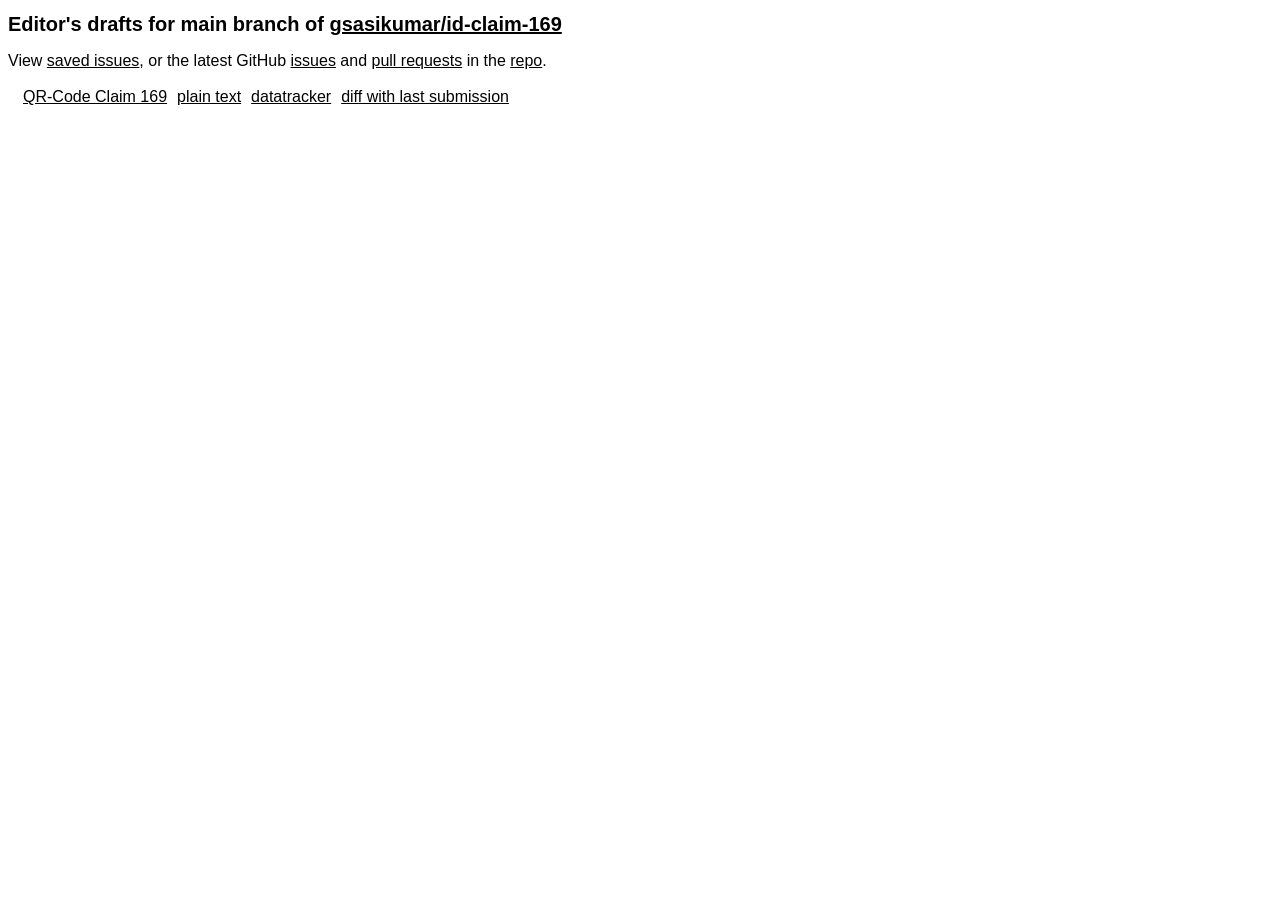
<file: index.html>
<!DOCTYPE html>
<html>
  <head>
    <title>gsasikumar/id-claim-169 main preview</title>
    <meta name="viewport" content="initial-scale=1.0">
    <style type="text/css">/*<![CDATA[*/
      body { font-family: "Helvetica Neue","Open Sans", Helvetica, Calibri,sans-serif; }
      h1, h2, td { font-family: "Helvetica Neue", "Roboto Condensed", "Open Sans", Helvetica, Calibri, sans-serif; }
      h1 { font-size: 20px; } h2 { font-size: 16px; }
      table { margin: 5px 10px; border-collapse: collapse; }
      th, td { font-weight: normal; text-align: left; padding: 2px 5px; }
      a:link { color: #000; } a:visited { color: #00a; }
    /*]]>*/</style>
  </head>
  <body>
    <h1>Editor's drafts for main branch of <a href="https://github.com/gsasikumar/id-claim-169">gsasikumar/id-claim-169</a></h1>
    <p>View <a href="issues.html">saved issues</a>, or the latest GitHub <a href="https://github.com/gsasikumar/id-claim-169/issues">issues</a> and <a href="https://github.com/gsasikumar/id-claim-169/pulls">pull requests</a> in the <a href="https://github.com/gsasikumar/id-claim-169">repo</a>.</p>
    <table id="branch-main">
      <tr>
        <td><a href="./draft-sasikumar-id-claim-169.html" class="html draft-sasikumar-id-claim-169" title="Id Claim 169 in QR-Code - CBOR (HTML)">QR-Code Claim 169</a></td>
        <td><a href="./draft-sasikumar-id-claim-169.txt" class="txt draft-sasikumar-id-claim-169" title="Id Claim 169 in QR-Code - CBOR (Text)">plain text</a></td>
        <td><a href="https://datatracker.ietf.org/doc/draft-sasikumar-id-claim-169" class="dt draft-sasikumar-id-claim-169" title="Datatracker for draft-sasikumar-id-claim-169">datatracker</a></td>
        <td><a href="https://author-tools.ietf.org/api/iddiff?doc_1=draft-sasikumar-id-claim-169&amp;url_2=https://gsasikumar.github.io/id-claim-169/draft-sasikumar-id-claim-169.txt" class="diff draft-sasikumar-id-claim-169">diff with last submission</a></td>
        <td></td>
      </tr>
    </table>
    <script>
window.onload = function() {
  var referrer_branch = 'main';
  // e.g., "https://github.com/user/repo/tree/main"
  var chunks = document.referrer.split("/");
  if (chunks[2] === 'github.com' && chunks[5] === 'tree') {
    referrer_branch = chunks[6];
  }
  let branch = document.querySelector('#branch-' + referrer_branch);
  let h = document.location.hash.substring(1);
  if (h === 'show') {
    document.location.hash = '#' + branch.id;
  } else if (branch && h.startsWith('go')) {
    let e = branch.querySelector(h.substring(2));
    if (e && e.href) {
      document.location = e.href;
    }
  }
};
    </script>
  </body>
</html>
</file>
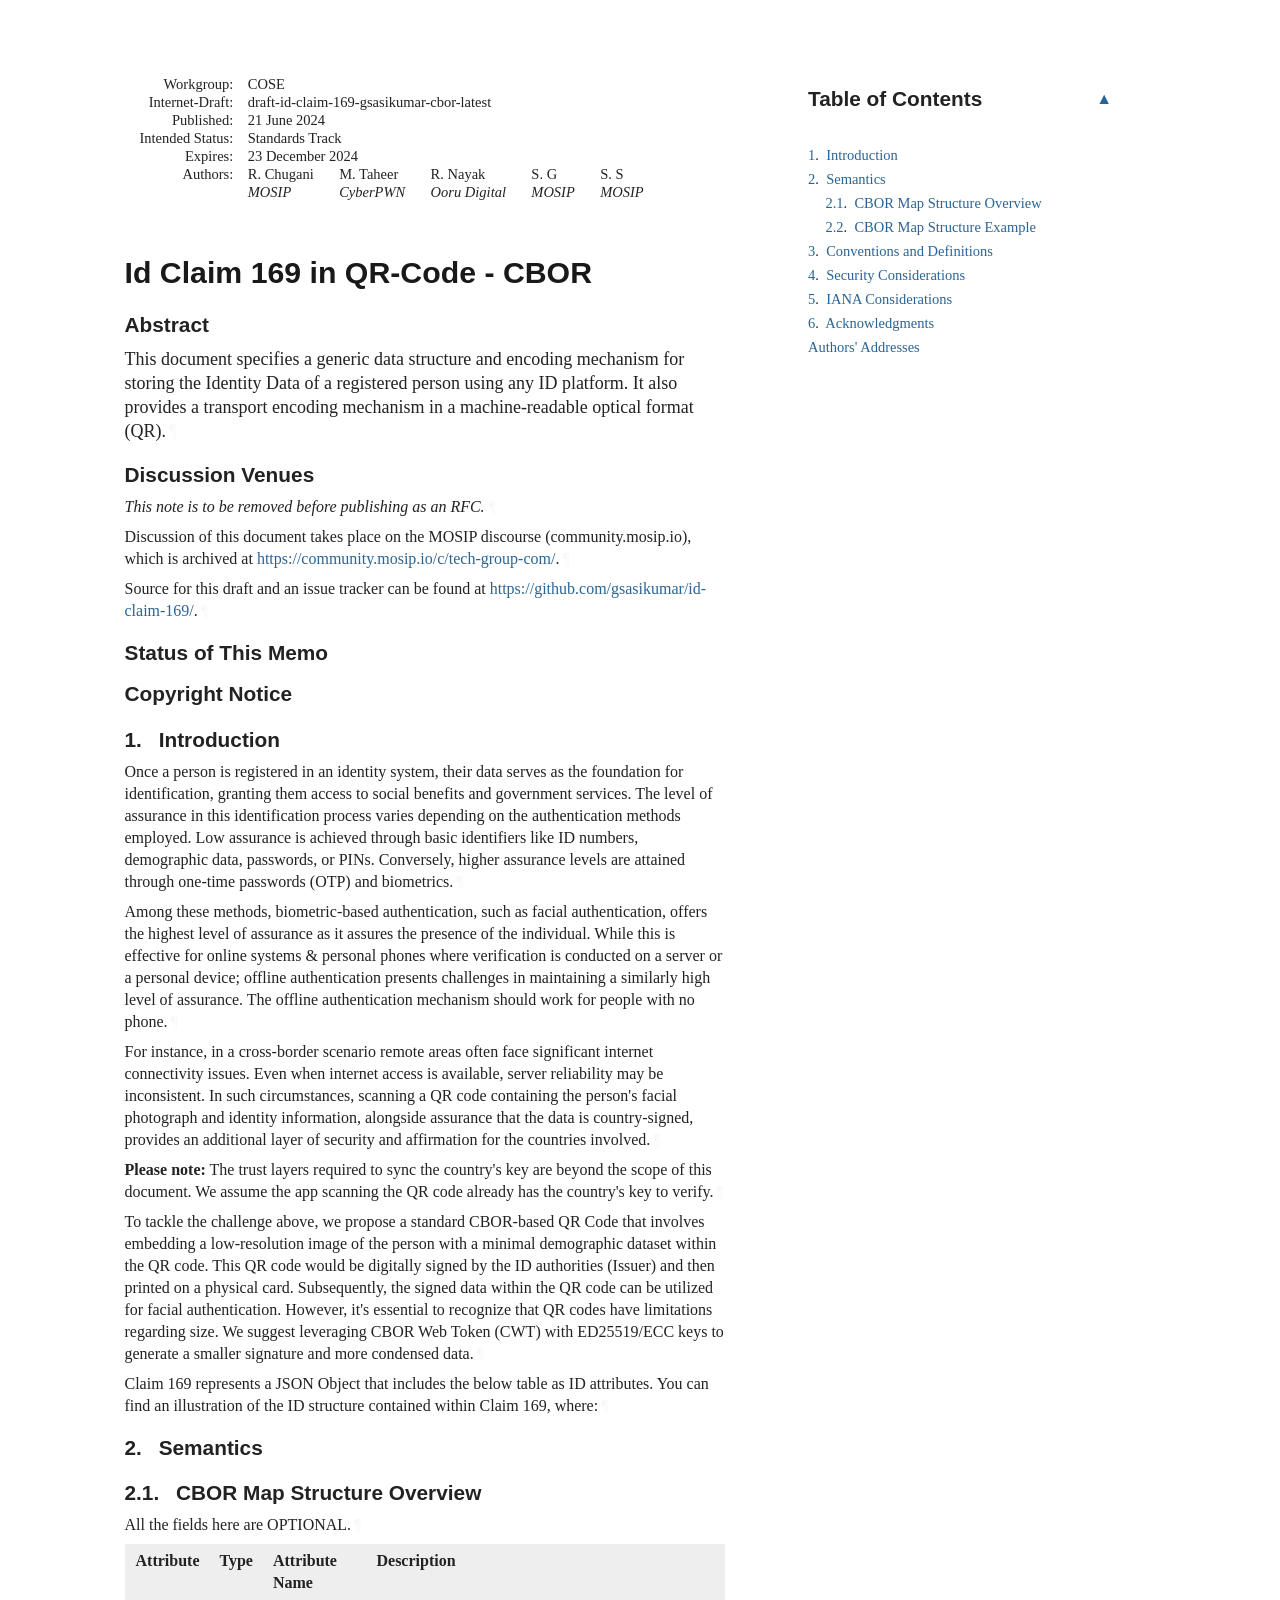
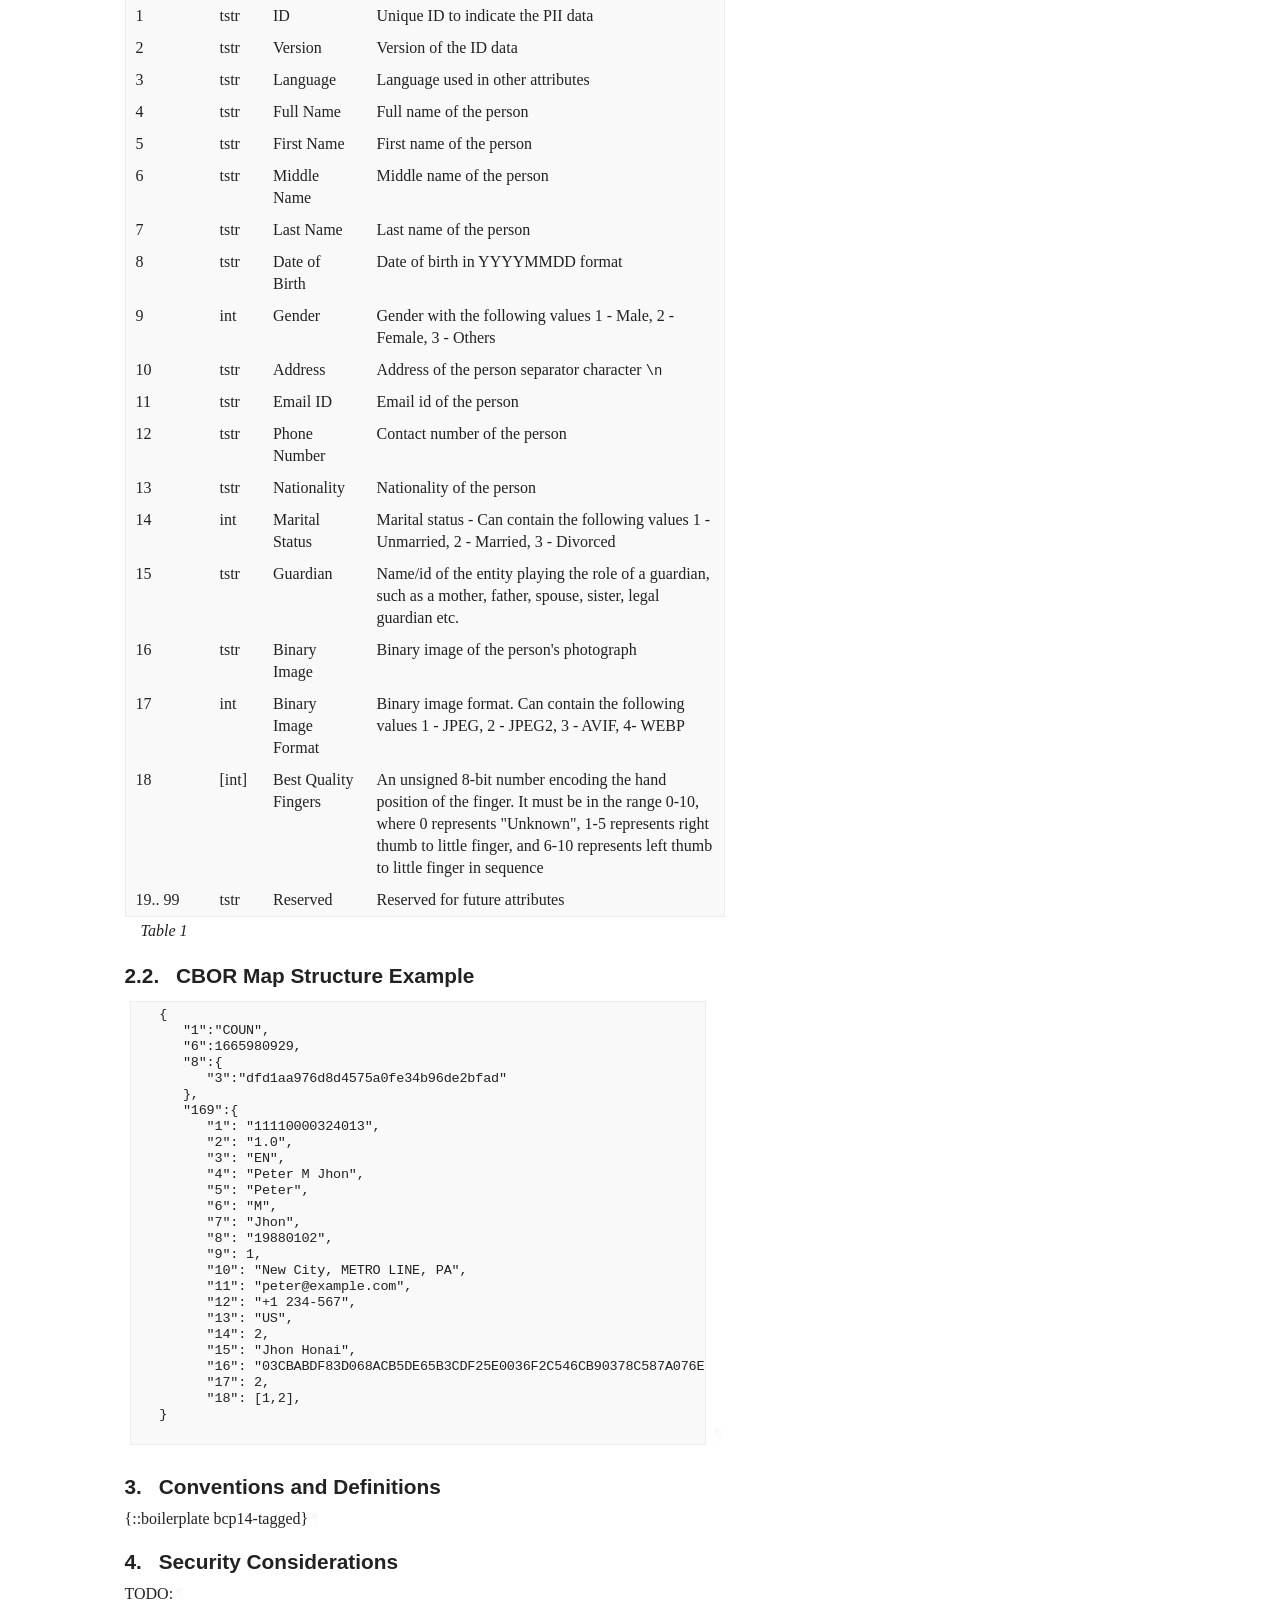
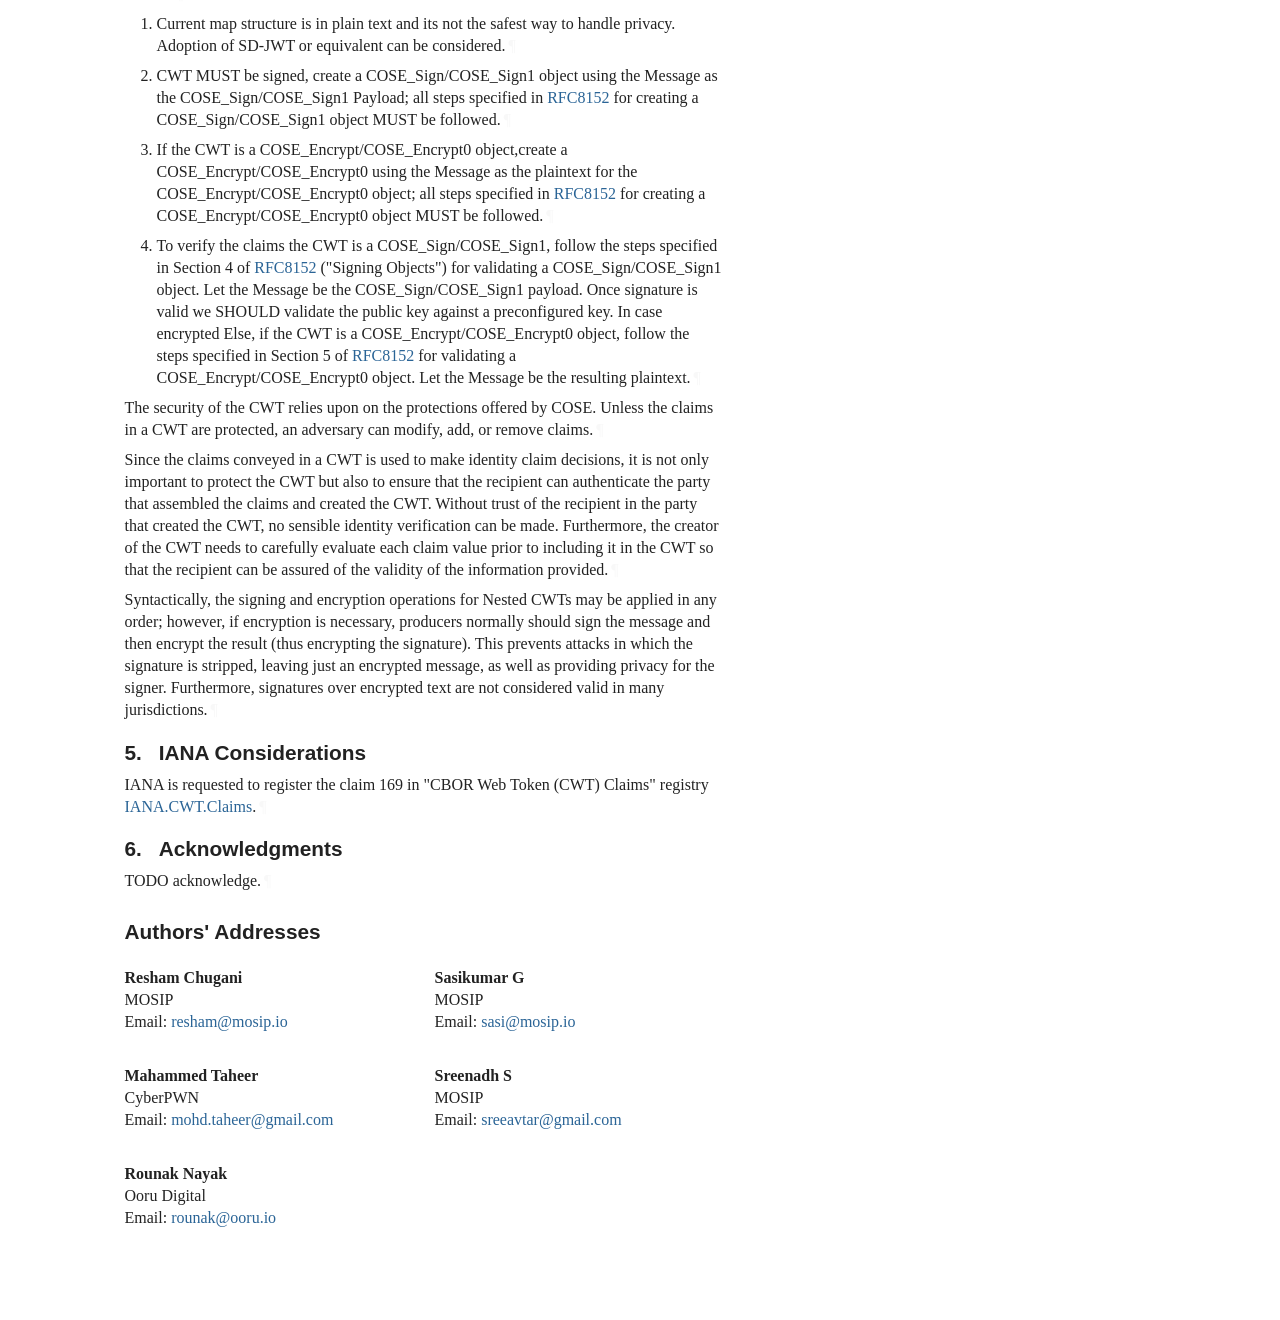
<file: draft-id-claim-169-gsasikumar-cbor.html>
<!DOCTYPE html>
<html lang="en" class="Internet-Draft">
<head>
<meta charset="utf-8">
<meta content="Common,Latin" name="scripts">
<meta content="initial-scale=1.0" name="viewport">
<title>Id Claim 169 in QR-Code - CBOR</title>
<meta content="Resham Chugani" name="author">
<meta content="Mahammed Taheer" name="author">
<meta content="Rounak Nayak" name="author">
<meta content="Sasikumar G" name="author">
<meta content="Sreenadh S" name="author">
<meta content="
       This document specifies a generic data structure and encoding mechanism for storing the Identity Data of a registered person using any ID platform. It also provides a transport encoding mechanism in a machine-readable optical format (QR). 
    " name="description">
<meta content="xml2rfc 3.21.0" name="generator">
<meta content="CBOR" name="keyword">
<meta content="169" name="keyword">
<meta content="QR Code" name="keyword">
<meta content="Identity" name="keyword">
<meta content="draft-id-claim-169-gsasikumar-cbor-latest" name="ietf.draft">
<!-- Generator version information:
  xml2rfc 3.21.0
    Python 3.12.3
    ConfigArgParse 1.7
    google-i18n-address 3.1.0
    intervaltree 3.1.0
    Jinja2 3.1.4
    lxml 4.9.4
    platformdirs 4.2.2
    pycountry 22.3.5
    PyYAML 6.0.1
    requests 2.31.0
    setuptools 69.5.1
    six 1.16.0
    wcwidth 0.2.13
-->
<link href="draft-id-claim-169-gsasikumar-cbor.xml" rel="alternate" type="application/rfc+xml">
<link href="#copyright" rel="license">
<style type="text/css">@font-face {
  font-family: 'Lora';
  font-style: italic;
  font-weight: 400;
  font-display: swap;
  src: local('Lora Italic'), local('Lora-Italic'), url('https://martinthomson.github.io/rfc-css/fonts/lora-italic-cyrillic-ext.woff2') format('woff2');
  unicode-range: U+0460-052F, U+1C80-1C88, U+20B4, U+2DE0-2DFF, U+A640-A69F, U+FE2E-FE2F;
}
@font-face {
  font-family: 'Lora';
  font-style: italic;
  font-weight: 400;
  font-display: swap;
  src: local('Lora Italic'), local('Lora-Italic'), url('https://martinthomson.github.io/rfc-css/fonts/lora-italic-cyrillic-ext.woff2') format('woff2');
  unicode-range: U+0400-045F, U+0490-0491, U+04B0-04B1, U+2116;
}
@font-face {
  font-family: 'Lora';
  font-style: italic;
  font-weight: 400;
  font-display: swap;
  src: local('Lora Italic'), local('Lora-Italic'), url('https://martinthomson.github.io/rfc-css/fonts/lora-italic-vietnamese.woff2') format('woff2');
  unicode-range: U+0102-0103, U+0110-0111, U+1EA0-1EF9, U+20AB;
}
@font-face {
  font-family: 'Lora';
  font-style: italic;
  font-weight: 400;
  font-display: swap;
  src: local('Lora Italic'), local('Lora-Italic'), url('https://martinthomson.github.io/rfc-css/fonts/lora-italic-latin-ext.woff2') format('woff2');
  unicode-range: U+0100-024F, U+0259, U+1E00-1EFF, U+2020, U+20A0-20AB, U+20AD-20CF, U+2113, U+2C60-2C7F, U+A720-A7FF;
}

@font-face {
  font-family: 'Lora';
  font-style: italic;
  font-weight: 400;
  font-display: swap;
  src: local('Lora Italic'), local('Lora-Italic'), url('https://martinthomson.github.io/rfc-css/fonts/lora-italic-latin.woff2') format('woff2');
  unicode-range: U+0000-00FF, U+0131, U+0152-0153, U+02BB-02BC, U+02C6, U+02DA, U+02DC, U+2000-206F, U+2074, U+20AC, U+2122, U+2191, U+2193, U+2212, U+2215, U+FEFF, U+FFFD;
}
@font-face {
  font-family: 'Lora';
  font-style: normal;
  font-weight: 400;
  font-display: swap;
  src: local('Lora Regular'), local('Lora-Regular'), url('https://martinthomson.github.io/rfc-css/fonts/lora-regular-cyrillic-ext.woff2') format('woff2');
  unicode-range: U+0460-052F, U+1C80-1C88, U+20B4, U+2DE0-2DFF, U+A640-A69F, U+FE2E-FE2F;
}
@font-face {
  font-family: 'Lora';
  font-style: normal;
  font-weight: 400;
  font-display: swap;
  src: local('Lora Regular'), local('Lora-Regular'), url('https://martinthomson.github.io/rfc-css/fonts/lora-regular-cyrillic.woff2') format('woff2');
  unicode-range: U+0400-045F, U+0490-0491, U+04B0-04B1, U+2116;
}
@font-face {
  font-family: 'Lora';
  font-style: normal;
  font-weight: 400;
  font-display: swap;
  src: local('Lora Regular'), local('Lora-Regular'), url('https://martinthomson.github.io/rfc-css/fonts/lora-regular-vietnamese.woff2') format('woff2');
  unicode-range: U+0102-0103, U+0110-0111, U+1EA0-1EF9, U+20AB;
}
@font-face {
  font-family: 'Lora';
  font-style: normal;
  font-weight: 400;
  font-display: swap;
  src: local('Lora Regular'), local('Lora-Regular'), url('https://martinthomson.github.io/rfc-css/fonts/lora-regular-latin-ext.woff2') format('woff2');
  unicode-range: U+0100-024F, U+0259, U+1E00-1EFF, U+2020, U+20A0-20AB, U+20AD-20CF, U+2113, U+2C60-2C7F, U+A720-A7FF;
}
@font-face {
  font-family: 'Lora';
  font-style: normal;
  font-weight: 400;
  font-display: swap;
  src: local('Lora Regular'), local('Lora-Regular'), url('https://martinthomson.github.io/rfc-css/fonts/lora-regular-latin.woff2') format('woff2');
  unicode-range: U+0000-00FF, U+0131, U+0152-0153, U+02BB-02BC, U+02C6, U+02DA, U+02DC, U+2000-206F, U+2074, U+20AC, U+2122, U+2191, U+2193, U+2212, U+2215, U+FEFF, U+FFFD;
}

@font-face {
  font-family: 'Lora';
  font-style: normal;
  font-weight: 700;
  font-display: swap;
  src: local('Lora Bold'), local('Lora-Bold'), url('https://martinthomson.github.io/rfc-css/fonts/lora-bold-cyrillic-ext.woff2') format('woff2');
  unicode-range: U+0460-052F, U+1C80-1C88, U+20B4, U+2DE0-2DFF, U+A640-A69F, U+FE2E-FE2F;
}
@font-face {
  font-family: 'Lora';
  font-style: normal;
  font-weight: 700;
  font-display: swap;
  src: local('Lora Bold'), local('Lora-Bold'), url('https://martinthomson.github.io/rfc-css/fonts/lora-bold-cyrillic.woff2') format('woff2');
  unicode-range: U+0400-045F, U+0490-0491, U+04B0-04B1, U+2116;
}
@font-face {
  font-family: 'Lora';
  font-style: normal;
  font-weight: 700;
  font-display: swap;
  src: local('Lora Bold'), local('Lora-Bold'), url('https://martinthomson.github.io/rfc-css/fonts/lora-bold-vietnamese.woff2') format('woff2');
  unicode-range: U+0102-0103, U+0110-0111, U+1EA0-1EF9, U+20AB;
}
@font-face {
  font-family: 'Lora';
  font-style: normal;
  font-weight: 700;
  font-display: swap;
  src: local('Lora Bold'), local('Lora-Bold'), url('https://martinthomson.github.io/rfc-css/fonts/lora-bold-latin-ext.woff2') format('woff2');
  unicode-range: U+0100-024F, U+0259, U+1E00-1EFF, U+2020, U+20A0-20AB, U+20AD-20CF, U+2113, U+2C60-2C7F, U+A720-A7FF;
}
@font-face {
  font-family: 'Lora';
  font-style: normal;
  font-weight: 700;
  font-display: swap;
  src: local('Lora Bold'), local('Lora-Bold'), url('https://martinthomson.github.io/rfc-css/fonts/lora-bold-latin.woff2') format('woff2');
  unicode-range: U+0000-00FF, U+0131, U+0152-0153, U+02BB-02BC, U+02C6, U+02DA, U+02DC, U+2000-206F, U+2074, U+20AC, U+2122, U+2191, U+2193, U+2212, U+2215, U+FEFF, U+FFFD;
}
@font-face {
  font-family: 'Lora';
  font-style: normal;
  font-weight: 600;
  font-display: swap;
  src: local('Lora SemiBold'), local('Lora-SemiBold'), url('https://martinthomson.github.io/rfc-css/fonts/lora-semibold-latin.woff2') format('woff2');
  unicode-range: U+0000-00FF, U+0131, U+0152-0153, U+02BB-02BC, U+02C6, U+02DA, U+02DC, U+2000-206F, U+2074, U+20AC, U+2122, U+2191, U+2193, U+2212, U+2215, U+FEFF, U+FFFD;
}

@font-face {
  font-family: 'Cabin Condensed';
  font-style: normal;
  font-weight: 600;
  font-display: swap;
  src: local('Cabin Condensed SemiBold'), local('CabinCondensed-SemiBold'), url('https://martinthomson.github.io/rfc-css/fonts/cabincondensed-semibold-vietnamese.woff2') format('woff2');
  unicode-range: U+0102-0103, U+0110-0111, U+1EA0-1EF9, U+20AB;
}
@font-face {
  font-family: 'Cabin Condensed';
  font-style: normal;
  font-weight: 600;
  font-display: swap;
  src: local('Cabin Condensed SemiBold'), local('CabinCondensed-SemiBold'), url('https://martinthomson.github.io/rfc-css/fonts/cabincondensed-semibold-latin-ext.woff2') format('woff2');
  unicode-range: U+0100-024F, U+0259, U+1E00-1EFF, U+2020, U+20A0-20AB, U+20AD-20CF, U+2113, U+2C60-2C7F, U+A720-A7FF;
}
@font-face {
  font-family: 'Cabin Condensed';
  font-style: normal;
  font-weight: 600;
  font-display: swap;
  src: local('Cabin Condensed SemiBold'), local('CabinCondensed-SemiBold'), url('https://martinthomson.github.io/rfc-css/fonts/cabincondensed-semibold-latin.woff2') format('woff2');
  unicode-range: U+0000-00FF, U+0131, U+0152-0153, U+02BB-02BC, U+02C6, U+02DA, U+02DC, U+2000-206F, U+2074, U+20AC, U+2122, U+2191, U+2193, U+2212, U+2215, U+FEFF, U+FFFD;
}

@font-face {
  font-family: 'Oxygen Mono';
  font-style: normal;
  font-weight: 400;
  font-display: swap;
  src: local('Oxygen Mono'), local('OxygenMono-Regular'), url('https://martinthomson.github.io/rfc-css/fonts/oxygenmono-regular-latin-ext.woff2') format('woff2');
  unicode-range: U+0100-024F, U+0259, U+1E00-1EFF, U+2020, U+20A0-20AB, U+20AD-20CF, U+2113, U+2C60-2C7F, U+A720-A7FF;
}
@font-face {
  font-family: 'Oxygen Mono';
  font-style: normal;
  font-weight: 400;
  font-display: swap;
  src: local('Oxygen Mono'), local('OxygenMono-Regular'), url('https://martinthomson.github.io/rfc-css/fonts/oxygenmono-regular-latin.woff2') format('woff2');
  unicode-range: U+0000-00FF, U+0131, U+0152-0153, U+02BB-02BC, U+02C6, U+02DA, U+02DC, U+2000-206F, U+2074, U+20AC, U+2122, U+2191, U+2193, U+2212, U+2215, U+FEFF, U+FFFD;
}

:root {
  color-scheme: light dark;
  --background-color: #fff;
  --text-color: #222;
  --title-color: #191919;
  --link-color: #2a6496;
  --highlight-color: #f9f9f9;
  --line-color: #eee;
  --pilcrow-weak: #ddd;
  --pilcrow-strong: #bbb;
  --small-font-size: 14.5px;
  --font-mono: 'Oxygen Mono', monospace;
  scrollbar-color: #bbb #eee;
}
body {
  max-width: 600px;
  margin: 75px auto;
  padding: 0 5px;
  color: var(--text-color);
  background-color: var(--background-color);
  font: 16px/22px "Lora", serif;
  scroll-behavior: smooth;
}

.ears {
  display: none;
}

/* headings */
h1, h2, h3, h4, h5, h6 {
  font-family: "Cabin Condensed", sans-serif;
  font-weight: 600;
  margin: 0.8em 0 0.3em;
  font-size-adjust: 0.5;
  color: var(--title-color);
}
h1#title {
  font-size: 32px;
  line-height: 40px;
  clear: both;
}
h1#title, h1#rfcnum {
  margin: 1.5em 0 0.2em;
}
h1#rfcnum + h1#title {
  margin: 0.2em 0;
}

h1, h2, h3 {
  font-size: 22px;
  line-height: 27px;
}
h4, h5, h6 {
  font-size: 20px;
  line-height: 24px;
}

/* general structure */
.author {
  padding-bottom: 0.3em;
}
#abstract+p {
  font-size: 18px;
  line-height: 24px;
}
#abstract+p code, #abstract+p samp, #abstract+p tt {
  font-size: 16px;
  line-height: 0;
}

p {
  padding: 0;
  margin: 0.5em 0;
  text-align: left;
}
div {
  margin: 0;
}
.alignRight.art-text {
  background-color: var(--highlight-color);
  border: 1px solid var(--line-color);
  border-radius: 3px;
  padding: 0.5em 1em 0;
  margin-bottom: 0.5em;
}
.alignRight.art-text pre {
  padding: 0;
  width: auto;
}
.alignRight {
  margin: 1em 0;
}
.alignRight > *:first-child {
  border: none;
  margin: 0;
  float: right;
  clear: both;
}
.alignRight > *:nth-child(2) {
  clear: both;
  display: block;
  border: none;
}
svg {
  display: block;
}
/* font-family isn't space-separated, but =~ will have to do */
svg[font-family~="monospace" i], svg [font-family~="monospace" i] {
  font-family: var(--font-mono);
}
.alignCenter.art-text {
  background-color: var(--highlight-color);
  border: 1px solid var(--line-color);
  border-radius: 3px;
  padding: 0.5em 1em 0;
  margin-bottom: 0.5em;
}
.alignCenter.art-text pre {
  padding: 0;
  width: auto;
}
.alignCenter {
  margin: 1em 0;
}
.alignCenter > *:first-child {
  border: none;
  /* this isn't optimal, but it's an existence proof.  PrinceXML doesn't
     support flexbox yet.
  */
  display: table;
  margin: 0 auto;
}

/* lists */
ol, ul {
  padding: 0;
  margin: 0 0 0.5em 2em;
}
:is(ol, ul) :is(ol, ul) {
  margin-left: 1em;
}
li {
  margin: 0 0 0.25em 0;
}
.ulCompact li {
  margin: 0;
}
ul.empty, .ulEmpty {
  list-style-type: none;
}
ul.empty li, .ulEmpty li {
  margin-top: 0.5em;
}
:is(ul, ol).compact, .ulCompact, .olCompact {
  line-height: 1;
  margin: 0 0 0 2em;
}

/* definition lists */
dl {
  clear: left;
  --indent: 3ch;
  /* --indent: attr(indent ch); not supported in any browser, but we can dream */
}
dl.olPercent {
  --indent: 5ch;
}
dl > dt {
  float: left;
  margin-right: 2ch;
  min-width: 8ch;
}
dl.dlNewline > dt {
  float: none;
}
dl > dd {
  margin-bottom: .8em;
  margin-left: var(--indent) !important; /* stupid element overrides */
  min-height: 2ex;
}
dl.olPercent > dt {
  min-width: calc(var(--indent) - 2ch);
}
:is(dl.compact, .dlCompact) > dd {
  margin-bottom: 0;
}
:is(dl.compact, .dlCompact) > dd > :is(:first-child, .break:first-child + *) {
  margin-top: 0;
}
:is(dl.compact, .dlCompact) > dd > :is(:last-child) {
  margin-bottom: 0;
}
dl > dd > dl {
  margin-top: 0.5em;
  margin-bottom: 0;
}
:is(dd, span).break {
  display: none;
}

/* links */
a, a[href].selfRef:hover {
  text-decoration: none;
}
a[href] {
  color: var(--link-color);
}
a[href].selfRef, .iref + a[href].internal {
  color: var(--text-color);
}
a[href]:hover {
  text-decoration: underline;
}
a[href].selfRef:hover {
  background-color: var(--highlight-color);
}
a.xref:is(.cite, .auto), :is(#status-of-memo, #copyright) a {
  white-space: nowrap;
}

/* Figures */
tt, code, pre {
  background-color: var(--highlight-color);
  font: 14px/22px var(--font-mono);
}
tt, code {
  /* changing the font for inline elements leads to different ascender
     and descender heights; as we want to retain baseline alignment,
     remove leading to avoid altering the final height of lines
     note: this fails if these blocks take an entire line,
     a different solution would be great */
  line-height: 0;
}
:is(h1, h2, h3, h4, h5, h6) :is(tt, code) {
  font-size: 84%;
}
pre {
  border: 1px solid var(--line-color);
  font-size: 13.5px;
  line-height: 16px;
  letter-spacing: -0.2px;
  margin: 5px;
  padding: 5px;
}
img {
  max-width: 100%;
}
figure {
  margin: 0.5em 0;
  padding: 0;
}
figure blockquote {
  margin: 0.8em 0.4em 0.4em;
}
figcaption, caption {
  font-style: italic;
  margin: 0.5em 1.5em;
  text-align: left;
}
@media screen {
  /* Auto-collapse boilerplate. */
  :is(#status-of-memo, #copyright) p {
    margin: -2px 0;
    max-height: 0;
    transition: max-height 2s ease, margin 0.5s ease 0.5s;
    overflow: hidden;
  }
  :is(#status-of-memo, #copyright):hover p,
  :is(#status-of-memo, #copyright) h2:target ~ p {
    margin: 0.5em 0;
    max-height: 500px;
    overflow: auto;
  }
  pre, svg {
    display: inline-block;
    overflow-x: auto;
  }
  pre {
    max-width: 100%;
    width: calc(100% - 22px - 1em);
  }
  svg {
    max-width: calc(100% - 22px - 1em);
  }
  figure pre {
    display: block;
    width: calc(100% - 25px);
  }
  :is(pre, svg) + .pilcrow {
    display: inline-block;
    vertical-align: text-bottom;
    padding-bottom: 8px;
  }
}

/* aside, blockquote */
aside, blockquote {
  margin-left: 0;
  padding: 0 2em;
  font-style: italic;
}
blockquote {
  margin: 1em 0;
}
cite {
  display: block;
  text-align: right;
  font-style: italic;
}

/* tables */
table {
  max-width: 100%;
  margin: 0 0 1em;
  border-collapse: collapse;
}
table.right {
  margin-left: auto;
}
table.center {
  margin-left: auto;
  margin-right: auto;
}
table.left {
  margin-right: auto;
}
thead, tbody {
  border: 1px solid var(--line-color);
}
th, td {
  text-align: left;
  vertical-align: top;
  padding: 5px 10px;
}
th {
  background-color: var(--line-color);
}
:is(tr:nth-child(2n), thead+tbody > tr:nth-child(2n+1)) > td {
  background-color: var(--background-color);
}
:is(tr:nth-child(2n+1), thead+tbody > tr:nth-child(2n)) > td {
  background-color: var(--highlight-color);
}
table caption {
  margin: 0;
  padding: 3px 0 3px 1em;
}
table p {
  margin: 0;
}

/* pilcrow */
a.pilcrow {
  margin-left: 3px;
  opacity: 0.2;
  user-select: none;
}
a.pilcrow[href] { color: var(--pilcrow-weak); }
a.pilcrow[href]:hover { text-decoration: none; }
@media not print {
  :hover > a.pilcrow {
    opacity: 1;
  }
  a.pilcrow[href]:hover {
    color: var(--pilcrow-strong);
    background-color: transparent;
  }
}
@media print {
  a.pilcrow {
    display: none;
  }
}

/* misc */
hr {
  border: 0;
  border-top: 1px solid var(--line-color);
}
.bcp14 {
  font-variant: small-caps;
  font-weight: 600;
  font-size: var(--small-font-size);
}
.role {
  font-variant: all-small-caps;
}
sub, sup {
  line-height: 1;
  font-size: 80%;
}

/* info block */
#identifiers {
  margin: 0;
  font-size: var(--small-font-size);
  line-height: 18px;
  --identifier-width: 15ch;
}
#identifiers dt {
  width: var(--identifier-width);
  min-width: var(--identifier-width);
  clear: left;
  float: left;
  text-align: right;
  margin-right: 1ch;
}
#identifiers dd {
  margin: 0;
  margin-left: calc(1em + var(--identifier-width)) !important;
  min-width: 5em;
}
#identifiers .authors .author {
  display: inline-block;
  margin-right: 1.5em;
}
#identifiers .authors .org {
  font-style: italic;
}

/* The prepared/rendered info at the very bottom of the page */
.docInfo {
  color: #999;
  font-size: 0.9em;
  font-style: italic;
  margin-top: 2em;
}
.docInfo .prepared {
  float: left;
}
.docInfo .prepared {
  float: right;
}

/* table of contents */
#toc {
  padding: 0.75em 0 2em 0;
  margin-bottom: 1em;
}
#toc nav ul {
  margin: 0 0.5em 0 0;
  padding: 0;
  list-style: none;
}
#toc nav li {
  line-height: 1.3em;
  margin: 2px 0;
  padding-left: 1.2em;
  text-indent: -1.2em;
}
#toc a.xref {
  white-space: normal;
}
/* references */
.references dt {
  text-align: right;
  font-weight: bold;
  min-width: 10ch;
  margin-right: 1.5ch;
}
.references dt:target::before {
  content: "⇒";
  width: 15px;
  margin: 0 10px 0 -25px;
}
.references dd {
  margin-left: 12ch !important;
  overflow: auto;
}

.refInstance {
  margin-bottom: 1.25em;
}

.references .ascii {
  margin-bottom: 0.25em;
}

/* index */
#rfc\.index\.index + ul {
  margin-left: 0;
}

/* authors */
address.vcard {
  font-style: normal;
  margin: 1em 0;
}
address.vcard .nameRole {
  font-weight: 700;
  margin-left: 0;
}
address.vcard .label {
  margin: 0.5em 0;
}
address.vcard .type {
  display: none;
}
.alternative-contact {
  margin: 1.5em 0 1em;
}
hr.addr {
  border-top: 1px dashed;
  margin: 0;
  color: #ddd;
  max-width: calc(100% - 16px);
}
@media (min-width: 500px) {
  #authors-addresses > section {
    column-count: 2;
    column-gap: 20px;
  }
  #authors-addresses > section > h2 {
    column-span: all;
  }
  /* hack for break-inside: avoid-column */
  #authors-addresses address {
    display: inline-block;
    break-inside: avoid-column;
  }
}

.rfcEditorRemove p:first-of-type {
  font-style: italic;
}
.cref {
  background-color: rgba(249, 232, 105, 0.3);
  padding: 2px 4px;
}
.crefSource {
  font-style: italic;
}
/* alternative layout for smaller screens */
@media screen and (max-width: 929px) {
  #toc {
    position: fixed;
    z-index: 2;
    top: 0;
    right: 0;
    padding: 1px 0 0 0;
    margin: 0;
    border-bottom: 1px solid #ccc;
    opacity: 0.6;
  }
  #toc.active {
      opacity: 1;
  }
  #toc h2 {
    margin: 0;
    padding: 2px 0 2px 6px;
    padding-right: 1em;
    font-size: 18px;
    line-height: 24px;
    min-width: 190px;
    text-align: right;
    background-color: #444;
    color: white;
    cursor: pointer;
  }
  #toc h2::before { /* css hamburger */
    float: right;
    position: relative;
    width: 1em;
    height: 1px;
    left: -164px;
    margin: 8px 0 0 0;
    background: white none repeat scroll 0 0;
    box-shadow: 0 4px 0 0 white, 0 8px 0 0 white;
    content: "";
  }
  #toc nav {
    display: none;
    background-color: var(--background-color);
    padding: 0.5em 1em 1em;
    overflow: auto;
    overscroll-behavior: contain;
    height: calc(100vh - 48px);
    border-left: 1px solid #ddd;
  }
  #toc.active nav {
    display: block;
  }
  /* Make the collapsed ToC header render white on gray also when it's a link */
  #toc h2 a,
  #toc h2 a:link,
  #toc h2 a:focus,
  #toc h2 a:hover,
  #toc a.toplink,
  #toc a.toplink:hover {
    color: white;
    background-color: #444;
    text-decoration: none;
  }
  #toc a.toplink {
    margin-top: 2px;
  }
}

/* alternative layout for wide screens */
@media screen and (min-width: 930px) {
  body {
    padding-right: 360px;
    padding-right: calc(min(180px + 20%, 500px));
  }
  #toc {
    position: fixed;
    bottom: 0;
    right: 0;
    right: calc(50vw - 480px);
    width: 312px;
    margin: 0;
    padding: 0;
    z-index: 1;
  }
  #toc h2 {
    margin: 0;
    padding: 0.25em 1em 1em 0;
  }
  #toc nav {
    display: block;
    height: calc(90vh - 84px);
    bottom: 0;
    padding: 0.5em 0 2em;
    overflow: auto;
    overscroll-behavior: contain;
    scrollbar-width: thin;
  }
  #toc nav > ul  {
    margin-bottom: 2em;
  }
  #toc ul {
    margin: 0 0 0 4px;
    font-size: var(--small-font-size);
  }
  #toc ul :is(p, li) {
    margin: 2px 0;
    line-height: 22px;
  }
  img { /* future proofing */
    max-width: 100%;
    height: auto;
  }
}

/* pagination */
@media print {
  body {
    width: 100%;
  }
  p {
    orphans: 3;
    widows: 3;
  }
  #n-copyright-notice {
    border-bottom: none;
  }
  #toc, #n-introduction {
    page-break-before: always;
  }
  #toc {
    border-top: none;
    padding-top: 0;
  }
  figure, pre, .vcard {
    page-break-inside: avoid;
  }
  h1, h2, h3, h4, h5, h6 {
    page-break-after: avoid;
  }
  :is(h2, h3, h4, h5, h6)+*, dd {
    page-break-before: avoid;
  }
  pre {
    white-space: pre-wrap;
    word-wrap: break-word;
    font-size: 10pt;
  }
  table {
    border: 1px solid #ddd;
  }
  td {
    border-top: 1px solid #ddd;
  }
  .toplink {
    display: none;
  }
}

@page :first {
  padding-top: 0;
  @top-left {
    content: normal;
    border: none;
  }
  @top-center {
    content: normal;
    border: none;
  }
  @top-right {
    content: normal;
    border: none;
  }
}

@page {
  size: A4;
  margin-bottom: 45mm;
  padding-top: 20px;
}

/* Changes introduced to fix issues found during implementation */

/* Separate body from document info even without intervening H1 */
section {
  clear: both;
}

/* Top align author divs, to avoid names without organization dropping level with org names */
.author {
  vertical-align: top;
}

/* Style section numbers with more space between number and title */
.section-number {
  padding-right: 0.5em;
}

/* Add styling for a link in the ToC that points to the top of the document */
a.toplink {
  float: right;
  margin: 8px 0.5em 0;
}

/* Provide styling for table cell text alignment */
table .text-left {
  text-align: left;
}
table .text-center {
  text-align: center;
}
table .text-right {
  text-align: right;
}

/* Make the alternative author contact information look less like just another
   author, and group it closer with the primary author contact information */
.alternative-contact {
  margin: 0.5em 0 0.25em 0;
}
address .non-ascii {
  margin: 0 0 0 2em;
}

/* With it being possible to set tables with alignment
  left, center, and right, { width: 100%; } does not make sense */
table {
  width: auto;
}

/* Avoid reference text that sits in a block with very wide left margin,
   because of a long floating dt label.*/
.references dd {
  overflow: visible;
}

/* Control caption placement */
caption {
  caption-side: bottom;
}

/* Limit the width of the author address vcard, so names in right-to-left
   script don't end up on the other side of the page. */

address.vcard {
  max-width: 20em;
  margin-right: auto;
}

/* For address alignment dependent on LTR or RTL scripts */
address div.left {
  text-align: left;
}
address div.right {
  text-align: right;
}

/* Dark mode. */
@media (prefers-color-scheme: dark) {
:root {
  --background-color: #121212;
  --text-color: #f0f0f0;
  --title-color: #fff;
  --link-color: #4da4f0;
  --highlight-color: #282828;
  --line-color: #444;
  --pilcrow-weak: #444;
  --pilcrow-strong: #666;
  scrollbar-color: #777 #333;
}
}

/* SVG Trick: a prefix match works because only black and white are allowed */
svg :is([stroke="black"], [stroke^="#000"]) {
  stroke: var(--text-color);
}
svg :is([stroke="white"], [stroke^="#fff"]) {
  stroke: var(--background-color);
}
svg :is([fill="black"], [fill^="#000"], :not([fill])) {
  fill: var(--text-color);
}
svg :is([fill="white"], [fill^="#fff"]) {
  fill: var(--background-color);
}
</style>

</head>
<body class="xml2rfc">
<table class="ears">
<thead><tr>
<td class="left">Internet-Draft</td>
<td class="center">QR-Code Claim 169</td>
<td class="right">June 2024</td>
</tr></thead>
<tfoot><tr>
<td class="left">Chugani, et al.</td>
<td class="center">Expires 23 December 2024</td>
<td class="right">[Page]</td>
</tr></tfoot>
</table>
<div id="external-metadata" class="document-information"></div>
<div id="internal-metadata" class="document-information">
<dl id="identifiers">
<dt class="label-workgroup">Workgroup:</dt>
<dd class="workgroup">COSE</dd>
<dt class="label-internet-draft">Internet-Draft:</dt>
<dd class="internet-draft">draft-id-claim-169-gsasikumar-cbor-latest</dd>
<dt class="label-published">Published:</dt>
<dd class="published">
<time datetime="2024-06-21" class="published">21 June 2024</time>
    </dd>
<dt class="label-intended-status">Intended Status:</dt>
<dd class="intended-status">Standards Track</dd>
<dt class="label-expires">Expires:</dt>
<dd class="expires"><time datetime="2024-12-23">23 December 2024</time></dd>
<dt class="label-authors">Authors:</dt>
<dd class="authors">
<div class="author">
      <div class="author-name">R. Chugani</div>
<div class="org">MOSIP</div>
</div>
<div class="author">
      <div class="author-name">M. Taheer</div>
<div class="org">CyberPWN</div>
</div>
<div class="author">
      <div class="author-name">R. Nayak</div>
<div class="org">Ooru Digital</div>
</div>
<div class="author">
      <div class="author-name">S. G</div>
<div class="org">MOSIP</div>
</div>
<div class="author">
      <div class="author-name">S. S</div>
<div class="org">MOSIP</div>
</div>
</dd>
</dl>
</div>
<h1 id="title">Id Claim 169 in QR-Code - CBOR</h1>
<section id="section-abstract">
      <h2 id="abstract"><a href="#abstract" class="selfRef">Abstract</a></h2>
<p id="section-abstract-1">This document specifies a generic data structure and encoding mechanism for storing the Identity Data of a registered person using any ID platform. It also provides a transport encoding mechanism in a machine-readable optical format (QR).<a href="#section-abstract-1" class="pilcrow">¶</a></p>
</section>
<section class="note rfcEditorRemove" id="section-note.1">
      <h2 id="name-discussion-venues">
<a href="#name-discussion-venues" class="section-name selfRef">Discussion Venues</a>
      </h2>
<p id="section-note.1-1">This note is to be removed before publishing as an RFC.<a href="#section-note.1-1" class="pilcrow">¶</a></p>
<p id="section-note.1-2">Discussion of this document takes place on the
    MOSIP discourse (community.mosip.io),
    which is archived at <span><a href="https://community.mosip.io/c/tech-group-com/">https://community.mosip.io/c/tech-group-com/</a></span>.<a href="#section-note.1-2" class="pilcrow">¶</a></p>
<p id="section-note.1-3">Source for this draft and an issue tracker can be found at
    <span><a href="https://github.com/gsasikumar/id-claim-169/">https://github.com/gsasikumar/id-claim-169/</a></span>.<a href="#section-note.1-3" class="pilcrow">¶</a></p>
</section>
<div id="status-of-memo">
<section id="section-boilerplate.1">
        <h2 id="name-status-of-this-memo">
<a href="#name-status-of-this-memo" class="section-name selfRef">Status of This Memo</a>
        </h2>
<p id="section-boilerplate.1-1">
        This Internet-Draft is submitted in full conformance with the
        provisions of BCP 78 and BCP 79.<a href="#section-boilerplate.1-1" class="pilcrow">¶</a></p>
<p id="section-boilerplate.1-2">
        Internet-Drafts are working documents of the Internet Engineering Task
        Force (IETF). Note that other groups may also distribute working
        documents as Internet-Drafts. The list of current Internet-Drafts is
        at <span><a href="https://datatracker.ietf.org/drafts/current/">https://datatracker.ietf.org/drafts/current/</a></span>.<a href="#section-boilerplate.1-2" class="pilcrow">¶</a></p>
<p id="section-boilerplate.1-3">
        Internet-Drafts are draft documents valid for a maximum of six months
        and may be updated, replaced, or obsoleted by other documents at any
        time. It is inappropriate to use Internet-Drafts as reference
        material or to cite them other than as "work in progress."<a href="#section-boilerplate.1-3" class="pilcrow">¶</a></p>
<p id="section-boilerplate.1-4">
        This Internet-Draft will expire on 23 December 2024.<a href="#section-boilerplate.1-4" class="pilcrow">¶</a></p>
</section>
</div>
<div id="copyright">
<section id="section-boilerplate.2">
        <h2 id="name-copyright-notice">
<a href="#name-copyright-notice" class="section-name selfRef">Copyright Notice</a>
        </h2>
<p id="section-boilerplate.2-1">
            Copyright (c) 2024 IETF Trust and the persons identified as the
            document authors. All rights reserved.<a href="#section-boilerplate.2-1" class="pilcrow">¶</a></p>
<p id="section-boilerplate.2-2">
            This document is subject to BCP 78 and the IETF Trust's Legal
            Provisions Relating to IETF Documents
            (<span><a href="https://trustee.ietf.org/license-info">https://trustee.ietf.org/license-info</a></span>) in effect on the date of
            publication of this document. Please review these documents
            carefully, as they describe your rights and restrictions with
            respect to this document. Code Components extracted from this
            document must include Revised BSD License text as described in
            Section 4.e of the Trust Legal Provisions and are provided without
            warranty as described in the Revised BSD License.<a href="#section-boilerplate.2-2" class="pilcrow">¶</a></p>
</section>
</div>
<div id="toc">
<section id="section-toc.1">
        <a href="#" onclick="scroll(0,0)" class="toplink">▲</a><h2 id="name-table-of-contents">
<a href="#name-table-of-contents" class="section-name selfRef">Table of Contents</a>
        </h2>
<nav class="toc"><ul class="compact toc ulBare ulEmpty">
<li class="compact toc ulBare ulEmpty" id="section-toc.1-1.1">
            <p id="section-toc.1-1.1.1" class="keepWithNext"><a href="#section-1" class="auto internal xref">1</a>.  <a href="#name-introduction" class="internal xref">Introduction</a></p>
</li>
          <li class="compact toc ulBare ulEmpty" id="section-toc.1-1.2">
            <p id="section-toc.1-1.2.1"><a href="#section-2" class="auto internal xref">2</a>.  <a href="#name-semantics" class="internal xref">Semantics</a></p>
<ul class="compact toc ulBare ulEmpty">
<li class="compact toc ulBare ulEmpty" id="section-toc.1-1.2.2.1">
                <p id="section-toc.1-1.2.2.1.1" class="keepWithNext"><a href="#section-2.1" class="auto internal xref">2.1</a>.  <a href="#name-cbor-map-structure-overview" class="internal xref">CBOR Map Structure Overview</a></p>
</li>
              <li class="compact toc ulBare ulEmpty" id="section-toc.1-1.2.2.2">
                <p id="section-toc.1-1.2.2.2.1" class="keepWithNext"><a href="#section-2.2" class="auto internal xref">2.2</a>.  <a href="#name-cbor-map-structure-example" class="internal xref">CBOR Map Structure Example</a></p>
</li>
            </ul>
</li>
          <li class="compact toc ulBare ulEmpty" id="section-toc.1-1.3">
            <p id="section-toc.1-1.3.1"><a href="#section-3" class="auto internal xref">3</a>.  <a href="#name-conventions-and-definitions" class="internal xref">Conventions and Definitions</a></p>
</li>
          <li class="compact toc ulBare ulEmpty" id="section-toc.1-1.4">
            <p id="section-toc.1-1.4.1"><a href="#section-4" class="auto internal xref">4</a>.  <a href="#name-security-considerations" class="internal xref">Security Considerations</a></p>
</li>
          <li class="compact toc ulBare ulEmpty" id="section-toc.1-1.5">
            <p id="section-toc.1-1.5.1"><a href="#section-5" class="auto internal xref">5</a>.  <a href="#name-iana-considerations" class="internal xref">IANA Considerations</a></p>
</li>
          <li class="compact toc ulBare ulEmpty" id="section-toc.1-1.6">
            <p id="section-toc.1-1.6.1"><a href="#section-6" class="auto internal xref">6</a>.  <a href="#name-acknowledgments" class="internal xref">Acknowledgments</a></p>
</li>
          <li class="compact toc ulBare ulEmpty" id="section-toc.1-1.7">
            <p id="section-toc.1-1.7.1"><a href="#appendix-A" class="auto internal xref"></a><a href="#name-authors-addresses" class="internal xref">Authors' Addresses</a></p>
</li>
        </ul>
</nav>
</section>
</div>
<div id="introduction">
<section id="section-1">
      <h2 id="name-introduction">
<a href="#section-1" class="section-number selfRef">1. </a><a href="#name-introduction" class="section-name selfRef">Introduction</a>
      </h2>
<p id="section-1-1">Once a person is registered in an identity system, their data serves as the foundation for identification, granting them access to social benefits and government services. The level of assurance in this identification process varies depending on the authentication methods employed. Low assurance is achieved through basic identifiers like ID numbers, demographic data, passwords, or PINs. Conversely, higher assurance levels are attained through one-time passwords (OTP) and biometrics.<a href="#section-1-1" class="pilcrow">¶</a></p>
<p id="section-1-2">Among these methods, biometric-based authentication, such as facial authentication, offers the highest level of assurance as it assures the presence of the individual. While this is effective for online systems &amp; personal phones where verification is conducted on a server or a personal device; offline authentication presents challenges in maintaining a similarly high level of assurance. The offline authentication mechanism should work for people with no phone.<a href="#section-1-2" class="pilcrow">¶</a></p>
<p id="section-1-3">For instance, in a cross-border scenario remote areas often face significant internet connectivity issues. Even when internet access is available, server reliability may be inconsistent. In such circumstances, scanning a QR code containing the person's facial photograph and identity information, alongside assurance that the data is country-signed, provides an additional layer of security and affirmation for the countries involved.<a href="#section-1-3" class="pilcrow">¶</a></p>
<p id="section-1-4"><strong>Please note:</strong> The trust layers required to sync the country's key are beyond the scope of this document. We assume the app scanning the QR code already has the country's key to verify.<a href="#section-1-4" class="pilcrow">¶</a></p>
<p id="section-1-5">To tackle the challenge above, we propose a standard CBOR-based QR Code that involves embedding a low-resolution image of the person with a minimal demographic dataset within the QR code. This QR code would be digitally signed by the ID authorities (Issuer) and then printed on a physical card. Subsequently, the signed data within the QR code can be utilized for facial authentication. However, it's essential to recognize that QR codes have limitations regarding size. We suggest leveraging CBOR Web Token (CWT) with ED25519/ECC keys to generate a smaller signature and more condensed data.<a href="#section-1-5" class="pilcrow">¶</a></p>
<p id="section-1-6">Claim 169 represents a JSON Object that includes the below table as ID attributes. You can find an illustration of the ID structure contained within Claim 169, where:<a href="#section-1-6" class="pilcrow">¶</a></p>
</section>
</div>
<div id="semantics">
<section id="section-2">
      <h2 id="name-semantics">
<a href="#section-2" class="section-number selfRef">2. </a><a href="#name-semantics" class="section-name selfRef">Semantics</a>
      </h2>
<div id="cbor-map-structure-overview">
<section id="section-2.1">
        <h3 id="name-cbor-map-structure-overview">
<a href="#section-2.1" class="section-number selfRef">2.1. </a><a href="#name-cbor-map-structure-overview" class="section-name selfRef">CBOR Map Structure Overview</a>
        </h3>
<p id="section-2.1-1">All the fields here are OPTIONAL.<a href="#section-2.1-1" class="pilcrow">¶</a></p>
<table class="center" id="table-1">
          <caption><a href="#table-1" class="selfRef">Table 1</a></caption>
<thead>
            <tr>
              <th class="text-left" rowspan="1" colspan="1">Attribute</th>
              <th class="text-left" rowspan="1" colspan="1">Type</th>
              <th class="text-left" rowspan="1" colspan="1">Attribute Name</th>
              <th class="text-left" rowspan="1" colspan="1">Description</th>
            </tr>
          </thead>
          <tbody>
            <tr>
              <td class="text-left" rowspan="1" colspan="1">1</td>
              <td class="text-left" rowspan="1" colspan="1">tstr</td>
              <td class="text-left" rowspan="1" colspan="1">ID</td>
              <td class="text-left" rowspan="1" colspan="1">Unique ID to indicate the PII data</td>
            </tr>
            <tr>
              <td class="text-left" rowspan="1" colspan="1">2</td>
              <td class="text-left" rowspan="1" colspan="1">tstr</td>
              <td class="text-left" rowspan="1" colspan="1">Version</td>
              <td class="text-left" rowspan="1" colspan="1">Version of the ID data</td>
            </tr>
            <tr>
              <td class="text-left" rowspan="1" colspan="1">3</td>
              <td class="text-left" rowspan="1" colspan="1">tstr</td>
              <td class="text-left" rowspan="1" colspan="1">Language</td>
              <td class="text-left" rowspan="1" colspan="1">Language used in other attributes</td>
            </tr>
            <tr>
              <td class="text-left" rowspan="1" colspan="1">4</td>
              <td class="text-left" rowspan="1" colspan="1">tstr</td>
              <td class="text-left" rowspan="1" colspan="1">Full Name</td>
              <td class="text-left" rowspan="1" colspan="1">Full name of the  person</td>
            </tr>
            <tr>
              <td class="text-left" rowspan="1" colspan="1">5</td>
              <td class="text-left" rowspan="1" colspan="1">tstr</td>
              <td class="text-left" rowspan="1" colspan="1">First Name</td>
              <td class="text-left" rowspan="1" colspan="1">First name of the person</td>
            </tr>
            <tr>
              <td class="text-left" rowspan="1" colspan="1">6</td>
              <td class="text-left" rowspan="1" colspan="1">tstr</td>
              <td class="text-left" rowspan="1" colspan="1">Middle Name</td>
              <td class="text-left" rowspan="1" colspan="1">Middle name of the person</td>
            </tr>
            <tr>
              <td class="text-left" rowspan="1" colspan="1">7</td>
              <td class="text-left" rowspan="1" colspan="1">tstr</td>
              <td class="text-left" rowspan="1" colspan="1">Last Name</td>
              <td class="text-left" rowspan="1" colspan="1">Last name of the person</td>
            </tr>
            <tr>
              <td class="text-left" rowspan="1" colspan="1">8</td>
              <td class="text-left" rowspan="1" colspan="1">tstr</td>
              <td class="text-left" rowspan="1" colspan="1">Date of Birth</td>
              <td class="text-left" rowspan="1" colspan="1">Date of birth in YYYYMMDD format</td>
            </tr>
            <tr>
              <td class="text-left" rowspan="1" colspan="1">9</td>
              <td class="text-left" rowspan="1" colspan="1">int</td>
              <td class="text-left" rowspan="1" colspan="1">Gender</td>
              <td class="text-left" rowspan="1" colspan="1">Gender with the following values 1 - Male, 2 - Female, 3 - Others</td>
            </tr>
            <tr>
              <td class="text-left" rowspan="1" colspan="1">10</td>
              <td class="text-left" rowspan="1" colspan="1">tstr</td>
              <td class="text-left" rowspan="1" colspan="1">Address</td>
              <td class="text-left" rowspan="1" colspan="1">Address of the person separator character <code>\n</code>
</td>
            </tr>
            <tr>
              <td class="text-left" rowspan="1" colspan="1">11</td>
              <td class="text-left" rowspan="1" colspan="1">tstr</td>
              <td class="text-left" rowspan="1" colspan="1">Email ID</td>
              <td class="text-left" rowspan="1" colspan="1">Email id of the person</td>
            </tr>
            <tr>
              <td class="text-left" rowspan="1" colspan="1">12</td>
              <td class="text-left" rowspan="1" colspan="1">tstr</td>
              <td class="text-left" rowspan="1" colspan="1">Phone Number</td>
              <td class="text-left" rowspan="1" colspan="1">Contact number of the person</td>
            </tr>
            <tr>
              <td class="text-left" rowspan="1" colspan="1">13</td>
              <td class="text-left" rowspan="1" colspan="1">tstr</td>
              <td class="text-left" rowspan="1" colspan="1">Nationality</td>
              <td class="text-left" rowspan="1" colspan="1">Nationality of the person</td>
            </tr>
            <tr>
              <td class="text-left" rowspan="1" colspan="1">14</td>
              <td class="text-left" rowspan="1" colspan="1">int</td>
              <td class="text-left" rowspan="1" colspan="1">Marital Status</td>
              <td class="text-left" rowspan="1" colspan="1">Marital status - Can contain the following values 1 - Unmarried, 2 - Married, 3 - Divorced</td>
            </tr>
            <tr>
              <td class="text-left" rowspan="1" colspan="1">15</td>
              <td class="text-left" rowspan="1" colspan="1">tstr</td>
              <td class="text-left" rowspan="1" colspan="1">Guardian</td>
              <td class="text-left" rowspan="1" colspan="1">Name/id of the entity playing the role of a guardian, such as a mother, father, spouse, sister, legal guardian etc.</td>
            </tr>
            <tr>
              <td class="text-left" rowspan="1" colspan="1">16</td>
              <td class="text-left" rowspan="1" colspan="1">tstr</td>
              <td class="text-left" rowspan="1" colspan="1">Binary Image</td>
              <td class="text-left" rowspan="1" colspan="1">Binary image of the person's photograph</td>
            </tr>
            <tr>
              <td class="text-left" rowspan="1" colspan="1">17</td>
              <td class="text-left" rowspan="1" colspan="1">int</td>
              <td class="text-left" rowspan="1" colspan="1">Binary Image Format</td>
              <td class="text-left" rowspan="1" colspan="1">Binary image format. Can contain the following values 1 - JPEG, 2 - JPEG2, 3 - AVIF, 4- WEBP</td>
            </tr>
            <tr>
              <td class="text-left" rowspan="1" colspan="1">18</td>
              <td class="text-left" rowspan="1" colspan="1">[int]</td>
              <td class="text-left" rowspan="1" colspan="1">Best Quality Fingers</td>
              <td class="text-left" rowspan="1" colspan="1">An unsigned 8-bit number encoding the hand position of the finger. It must be in the range 0-10, where 0 represents "Unknown", 1-5 represents right thumb to little finger, and 6-10 represents left thumb to little finger in sequence</td>
            </tr>
            <tr>
              <td class="text-left" rowspan="1" colspan="1">19.. 99</td>
              <td class="text-left" rowspan="1" colspan="1">tstr</td>
              <td class="text-left" rowspan="1" colspan="1">Reserved</td>
              <td class="text-left" rowspan="1" colspan="1">Reserved for future attributes</td>
            </tr>
          </tbody>
        </table>
</section>
</div>
<div id="cbor-map-structure-example">
<section id="section-2.2">
        <h3 id="name-cbor-map-structure-example">
<a href="#section-2.2" class="section-number selfRef">2.2. </a><a href="#name-cbor-map-structure-example" class="section-name selfRef">CBOR Map Structure Example</a>
        </h3>
<div class="lang-CWT sourcecode" id="section-2.2-1">
<pre>   {
      "1":"COUN",
      "6":1665980929,
      "8":{
         "3":"dfd1aa976d8d4575a0fe34b96de2bfad"
      },
      "169":{
         "1": "11110000324013",
         "2": "1.0",
         "3": "EN",
         "4": "Peter M Jhon",
         "5": "Peter",
         "6": "M",
         "7": "Jhon",
         "8": "19880102",
         "9": 1,
         "10": "New City, METRO LINE, PA",
         "11": "peter@example.com",
         "12": "+1 234-567",
         "13": "US",
         "14": 2,
         "15": "Jhon Honai",
         "16": "[base64]",
         "17": 2,
         "18": [1,2],
   }

</pre><a href="#section-2.2-1" class="pilcrow">¶</a>
</div>
</section>
</div>
</section>
</div>
<div id="conventions-and-definitions">
<section id="section-3">
      <h2 id="name-conventions-and-definitions">
<a href="#section-3" class="section-number selfRef">3. </a><a href="#name-conventions-and-definitions" class="section-name selfRef">Conventions and Definitions</a>
      </h2>
<p id="section-3-1">{::boilerplate bcp14-tagged}<a href="#section-3-1" class="pilcrow">¶</a></p>
</section>
</div>
<div id="security-considerations">
<section id="section-4">
      <h2 id="name-security-considerations">
<a href="#section-4" class="section-number selfRef">4. </a><a href="#name-security-considerations" class="section-name selfRef">Security Considerations</a>
      </h2>
<p id="section-4-1">TODO:<a href="#section-4-1" class="pilcrow">¶</a></p>
<ol start="1" type="1" class="normal type-1" id="section-4-2">
<li id="section-4-2.1">
          <p id="section-4-2.1.1">Current map structure is in plain text and its not the safest way to handle privacy. Adoption of SD-JWT or equivalent can be considered.<a href="#section-4-2.1.1" class="pilcrow">¶</a></p>
</li>
        <li id="section-4-2.2">
          <p id="section-4-2.2.1">CWT MUST be signed, create a COSE_Sign/COSE_Sign1 object using the Message as the COSE_Sign/COSE_Sign1 Payload; all steps specified in <a href="https://www.rfc-editor.org/rfc/rfc8152">RFC8152</a> for creating a COSE_Sign/COSE_Sign1 object MUST be followed.<a href="#section-4-2.2.1" class="pilcrow">¶</a></p>
</li>
        <li id="section-4-2.3">
          <p id="section-4-2.3.1">If the CWT is a COSE_Encrypt/COSE_Encrypt0 object,create a COSE_Encrypt/COSE_Encrypt0 using the Message as the plaintext for the COSE_Encrypt/COSE_Encrypt0 object; all steps specified in <a href="https://www.rfc-editor.org/rfc/rfc8152">RFC8152</a> for creating a COSE_Encrypt/COSE_Encrypt0 object MUST be followed.<a href="#section-4-2.3.1" class="pilcrow">¶</a></p>
</li>
        <li id="section-4-2.4">
          <p id="section-4-2.4.1">To verify the claims the CWT is a COSE_Sign/COSE_Sign1, follow the steps specified in Section 4 of <a href="https://www.rfc-editor.org/rfc/rfc8152">RFC8152</a> ("Signing Objects") for validating a COSE_Sign/COSE_Sign1 object.  Let the Message be the COSE_Sign/COSE_Sign1 payload. Once signature is valid we SHOULD validate the public key against a preconfigured key. In case encrypted Else, if the CWT is a COSE_Encrypt/COSE_Encrypt0 object, follow the steps specified in Section 5 of <a href="">RFC8152</a> for validating a COSE_Encrypt/COSE_Encrypt0 object.  Let the Message be the resulting plaintext.<a href="#section-4-2.4.1" class="pilcrow">¶</a></p>
</li>
      </ol>
<p id="section-4-3">The security of the CWT relies upon on the protections offered by COSE.  Unless the claims in a CWT are protected, an adversary can modify, add, or remove claims.<a href="#section-4-3" class="pilcrow">¶</a></p>
<p id="section-4-4">Since the claims conveyed in a CWT is used to make identity claim decisions, it is not only important to protect the CWT but also to ensure that the recipient can authenticate the party that assembled the claims and created the CWT.  Without trust of the recipient in the party that created the CWT, no sensible
   identity verification can be made.  Furthermore, the creator of the CWT needs to carefully evaluate each claim value prior to including it in the CWT so that the recipient can be assured of the validity of
   the information provided.<a href="#section-4-4" class="pilcrow">¶</a></p>
<p id="section-4-5">Syntactically, the signing and encryption operations for Nested CWTs may be applied in any order; however, if encryption is necessary, producers normally should sign the message and then encrypt the result (thus encrypting the signature).  This prevents attacks in which the signature is stripped, leaving just an encrypted message, as well as providing privacy for the signer.  Furthermore, signatures over encrypted text are not considered valid in many jurisdictions.<a href="#section-4-5" class="pilcrow">¶</a></p>
</section>
</div>
<div id="iana-considerations">
<section id="section-5">
      <h2 id="name-iana-considerations">
<a href="#section-5" class="section-number selfRef">5. </a><a href="#name-iana-considerations" class="section-name selfRef">IANA Considerations</a>
      </h2>
<p id="section-5-1">IANA is requested to register the claim 169 in "CBOR Web Token (CWT) Claims" registry <a href="https://www.iana.org/assignments/cwt/cwt.xhtml">IANA.CWT.Claims</a>.<a href="#section-5-1" class="pilcrow">¶</a></p>
</section>
</div>
<div id="acknowledgments">
<section id="section-6">
      <h2 id="name-acknowledgments">
<a href="#section-6" class="section-number selfRef">6. </a><a href="#name-acknowledgments" class="section-name selfRef">Acknowledgments</a>
      </h2>
<p id="section-6-1">TODO acknowledge.<a href="#section-6-1" class="pilcrow">¶</a></p>
</section>
</div>
<div id="authors-addresses">
<section id="appendix-A">
      <h2 id="name-authors-addresses">
<a href="#name-authors-addresses" class="section-name selfRef">Authors' Addresses</a>
      </h2>
<address class="vcard">
        <div dir="auto" class="left"><span class="fn nameRole">Resham Chugani</span></div>
<div dir="auto" class="left"><span class="org">MOSIP</span></div>
<div class="email">
<span>Email:</span>
<a href="mailto:resham@mosip.io" class="email">resham@mosip.io</a>
</div>
</address>
<address class="vcard">
        <div dir="auto" class="left"><span class="fn nameRole">Mahammed Taheer</span></div>
<div dir="auto" class="left"><span class="org">CyberPWN</span></div>
<div class="email">
<span>Email:</span>
<a href="mailto:mohd.taheer@gmail.com" class="email">mohd.taheer@gmail.com</a>
</div>
</address>
<address class="vcard">
        <div dir="auto" class="left"><span class="fn nameRole">Rounak Nayak</span></div>
<div dir="auto" class="left"><span class="org">Ooru Digital</span></div>
<div class="email">
<span>Email:</span>
<a href="mailto:rounak@ooru.io" class="email">rounak@ooru.io</a>
</div>
</address>
<address class="vcard">
        <div dir="auto" class="left"><span class="fn nameRole">Sasikumar G</span></div>
<div dir="auto" class="left"><span class="org">MOSIP</span></div>
<div class="email">
<span>Email:</span>
<a href="mailto:sasi@mosip.io" class="email">sasi@mosip.io</a>
</div>
</address>
<address class="vcard">
        <div dir="auto" class="left"><span class="fn nameRole">Sreenadh S</span></div>
<div dir="auto" class="left"><span class="org">MOSIP</span></div>
<div class="email">
<span>Email:</span>
<a href="mailto:sreeavtar@gmail.com" class="email">sreeavtar@gmail.com</a>
</div>
</address>
</section>
</div>
<script>const toc = document.getElementById("toc");
toc.querySelector("h2").addEventListener("click", e => {
  toc.classList.toggle("active");
});
toc.querySelector("nav").addEventListener("click", e => {
  toc.classList.remove("active");
});
</script>
</body>
</html>
</file>
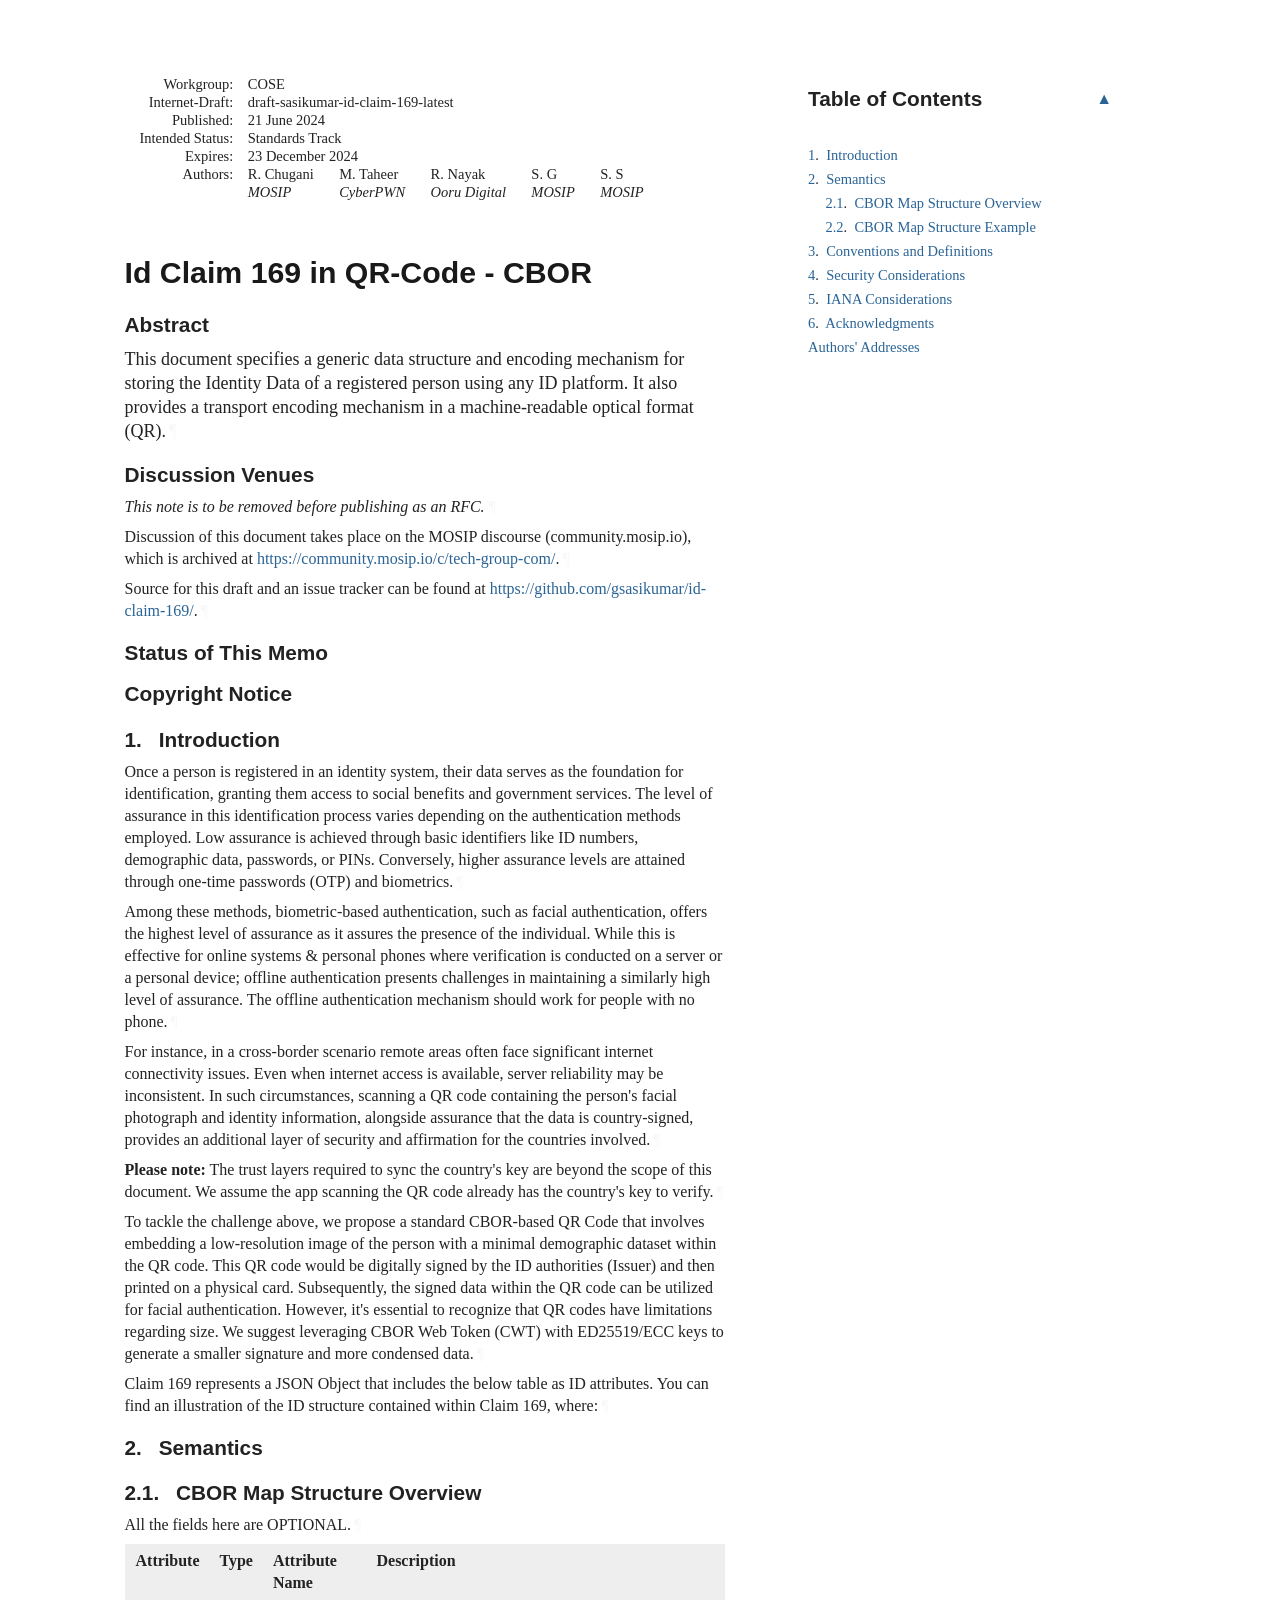
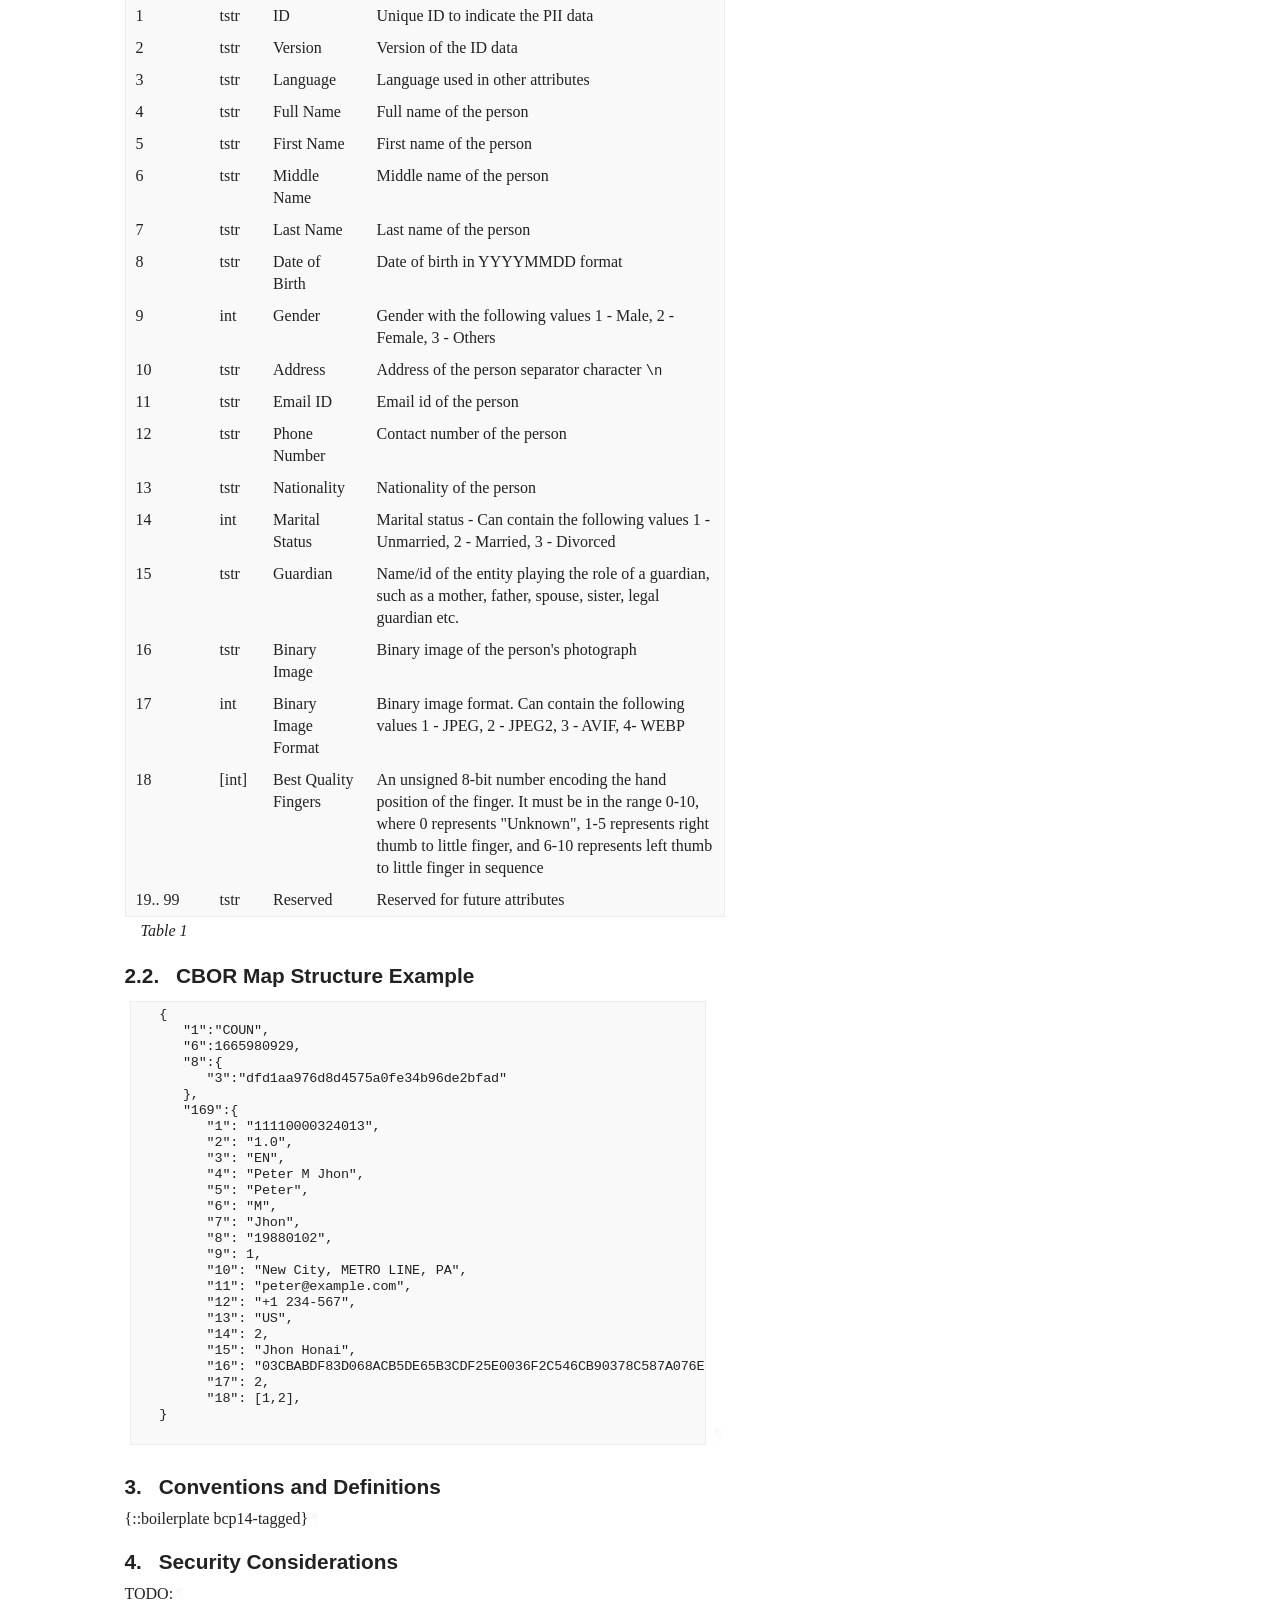
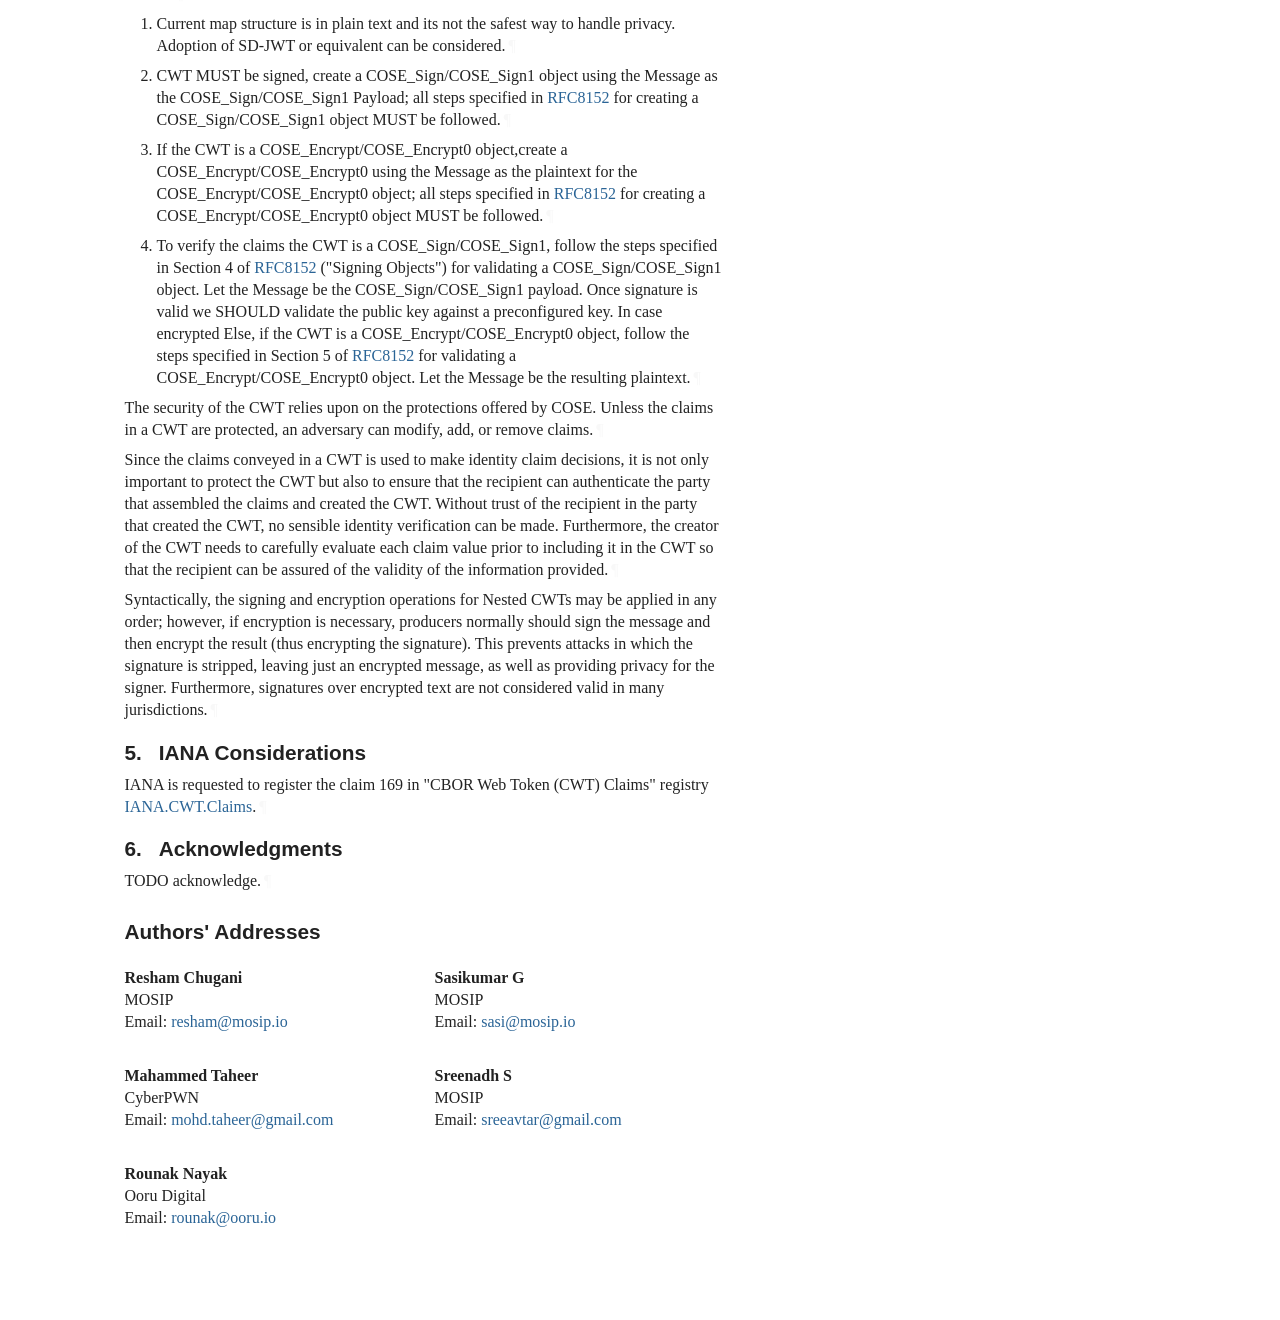
<file: draft-sasikumar-id-claim-169.html>
<!DOCTYPE html>
<html lang="en" class="Internet-Draft">
<head>
<meta charset="utf-8">
<meta content="Common,Latin" name="scripts">
<meta content="initial-scale=1.0" name="viewport">
<title>Id Claim 169 in QR-Code - CBOR</title>
<meta content="Resham Chugani" name="author">
<meta content="Mahammed Taheer" name="author">
<meta content="Rounak Nayak" name="author">
<meta content="Sasikumar G" name="author">
<meta content="Sreenadh S" name="author">
<meta content="
       This document specifies a generic data structure and encoding mechanism for storing the Identity Data of a registered person using any ID platform. It also provides a transport encoding mechanism in a machine-readable optical format (QR). 
    " name="description">
<meta content="xml2rfc 3.21.0" name="generator">
<meta content="CBOR" name="keyword">
<meta content="169" name="keyword">
<meta content="QR Code" name="keyword">
<meta content="Identity" name="keyword">
<meta content="draft-sasikumar-id-claim-169-latest" name="ietf.draft">
<!-- Generator version information:
  xml2rfc 3.21.0
    Python 3.12.3
    ConfigArgParse 1.7
    google-i18n-address 3.1.0
    intervaltree 3.1.0
    Jinja2 3.1.4
    lxml 4.9.4
    platformdirs 4.2.2
    pycountry 22.3.5
    PyYAML 6.0.1
    requests 2.31.0
    setuptools 69.5.1
    six 1.16.0
    wcwidth 0.2.13
-->
<link href="draft-sasikumar-id-claim-169.xml" rel="alternate" type="application/rfc+xml">
<link href="#copyright" rel="license">
<style type="text/css">@font-face {
  font-family: 'Lora';
  font-style: italic;
  font-weight: 400;
  font-display: swap;
  src: local('Lora Italic'), local('Lora-Italic'), url('https://martinthomson.github.io/rfc-css/fonts/lora-italic-cyrillic-ext.woff2') format('woff2');
  unicode-range: U+0460-052F, U+1C80-1C88, U+20B4, U+2DE0-2DFF, U+A640-A69F, U+FE2E-FE2F;
}
@font-face {
  font-family: 'Lora';
  font-style: italic;
  font-weight: 400;
  font-display: swap;
  src: local('Lora Italic'), local('Lora-Italic'), url('https://martinthomson.github.io/rfc-css/fonts/lora-italic-cyrillic-ext.woff2') format('woff2');
  unicode-range: U+0400-045F, U+0490-0491, U+04B0-04B1, U+2116;
}
@font-face {
  font-family: 'Lora';
  font-style: italic;
  font-weight: 400;
  font-display: swap;
  src: local('Lora Italic'), local('Lora-Italic'), url('https://martinthomson.github.io/rfc-css/fonts/lora-italic-vietnamese.woff2') format('woff2');
  unicode-range: U+0102-0103, U+0110-0111, U+1EA0-1EF9, U+20AB;
}
@font-face {
  font-family: 'Lora';
  font-style: italic;
  font-weight: 400;
  font-display: swap;
  src: local('Lora Italic'), local('Lora-Italic'), url('https://martinthomson.github.io/rfc-css/fonts/lora-italic-latin-ext.woff2') format('woff2');
  unicode-range: U+0100-024F, U+0259, U+1E00-1EFF, U+2020, U+20A0-20AB, U+20AD-20CF, U+2113, U+2C60-2C7F, U+A720-A7FF;
}

@font-face {
  font-family: 'Lora';
  font-style: italic;
  font-weight: 400;
  font-display: swap;
  src: local('Lora Italic'), local('Lora-Italic'), url('https://martinthomson.github.io/rfc-css/fonts/lora-italic-latin.woff2') format('woff2');
  unicode-range: U+0000-00FF, U+0131, U+0152-0153, U+02BB-02BC, U+02C6, U+02DA, U+02DC, U+2000-206F, U+2074, U+20AC, U+2122, U+2191, U+2193, U+2212, U+2215, U+FEFF, U+FFFD;
}
@font-face {
  font-family: 'Lora';
  font-style: normal;
  font-weight: 400;
  font-display: swap;
  src: local('Lora Regular'), local('Lora-Regular'), url('https://martinthomson.github.io/rfc-css/fonts/lora-regular-cyrillic-ext.woff2') format('woff2');
  unicode-range: U+0460-052F, U+1C80-1C88, U+20B4, U+2DE0-2DFF, U+A640-A69F, U+FE2E-FE2F;
}
@font-face {
  font-family: 'Lora';
  font-style: normal;
  font-weight: 400;
  font-display: swap;
  src: local('Lora Regular'), local('Lora-Regular'), url('https://martinthomson.github.io/rfc-css/fonts/lora-regular-cyrillic.woff2') format('woff2');
  unicode-range: U+0400-045F, U+0490-0491, U+04B0-04B1, U+2116;
}
@font-face {
  font-family: 'Lora';
  font-style: normal;
  font-weight: 400;
  font-display: swap;
  src: local('Lora Regular'), local('Lora-Regular'), url('https://martinthomson.github.io/rfc-css/fonts/lora-regular-vietnamese.woff2') format('woff2');
  unicode-range: U+0102-0103, U+0110-0111, U+1EA0-1EF9, U+20AB;
}
@font-face {
  font-family: 'Lora';
  font-style: normal;
  font-weight: 400;
  font-display: swap;
  src: local('Lora Regular'), local('Lora-Regular'), url('https://martinthomson.github.io/rfc-css/fonts/lora-regular-latin-ext.woff2') format('woff2');
  unicode-range: U+0100-024F, U+0259, U+1E00-1EFF, U+2020, U+20A0-20AB, U+20AD-20CF, U+2113, U+2C60-2C7F, U+A720-A7FF;
}
@font-face {
  font-family: 'Lora';
  font-style: normal;
  font-weight: 400;
  font-display: swap;
  src: local('Lora Regular'), local('Lora-Regular'), url('https://martinthomson.github.io/rfc-css/fonts/lora-regular-latin.woff2') format('woff2');
  unicode-range: U+0000-00FF, U+0131, U+0152-0153, U+02BB-02BC, U+02C6, U+02DA, U+02DC, U+2000-206F, U+2074, U+20AC, U+2122, U+2191, U+2193, U+2212, U+2215, U+FEFF, U+FFFD;
}

@font-face {
  font-family: 'Lora';
  font-style: normal;
  font-weight: 700;
  font-display: swap;
  src: local('Lora Bold'), local('Lora-Bold'), url('https://martinthomson.github.io/rfc-css/fonts/lora-bold-cyrillic-ext.woff2') format('woff2');
  unicode-range: U+0460-052F, U+1C80-1C88, U+20B4, U+2DE0-2DFF, U+A640-A69F, U+FE2E-FE2F;
}
@font-face {
  font-family: 'Lora';
  font-style: normal;
  font-weight: 700;
  font-display: swap;
  src: local('Lora Bold'), local('Lora-Bold'), url('https://martinthomson.github.io/rfc-css/fonts/lora-bold-cyrillic.woff2') format('woff2');
  unicode-range: U+0400-045F, U+0490-0491, U+04B0-04B1, U+2116;
}
@font-face {
  font-family: 'Lora';
  font-style: normal;
  font-weight: 700;
  font-display: swap;
  src: local('Lora Bold'), local('Lora-Bold'), url('https://martinthomson.github.io/rfc-css/fonts/lora-bold-vietnamese.woff2') format('woff2');
  unicode-range: U+0102-0103, U+0110-0111, U+1EA0-1EF9, U+20AB;
}
@font-face {
  font-family: 'Lora';
  font-style: normal;
  font-weight: 700;
  font-display: swap;
  src: local('Lora Bold'), local('Lora-Bold'), url('https://martinthomson.github.io/rfc-css/fonts/lora-bold-latin-ext.woff2') format('woff2');
  unicode-range: U+0100-024F, U+0259, U+1E00-1EFF, U+2020, U+20A0-20AB, U+20AD-20CF, U+2113, U+2C60-2C7F, U+A720-A7FF;
}
@font-face {
  font-family: 'Lora';
  font-style: normal;
  font-weight: 700;
  font-display: swap;
  src: local('Lora Bold'), local('Lora-Bold'), url('https://martinthomson.github.io/rfc-css/fonts/lora-bold-latin.woff2') format('woff2');
  unicode-range: U+0000-00FF, U+0131, U+0152-0153, U+02BB-02BC, U+02C6, U+02DA, U+02DC, U+2000-206F, U+2074, U+20AC, U+2122, U+2191, U+2193, U+2212, U+2215, U+FEFF, U+FFFD;
}
@font-face {
  font-family: 'Lora';
  font-style: normal;
  font-weight: 600;
  font-display: swap;
  src: local('Lora SemiBold'), local('Lora-SemiBold'), url('https://martinthomson.github.io/rfc-css/fonts/lora-semibold-latin.woff2') format('woff2');
  unicode-range: U+0000-00FF, U+0131, U+0152-0153, U+02BB-02BC, U+02C6, U+02DA, U+02DC, U+2000-206F, U+2074, U+20AC, U+2122, U+2191, U+2193, U+2212, U+2215, U+FEFF, U+FFFD;
}

@font-face {
  font-family: 'Cabin Condensed';
  font-style: normal;
  font-weight: 600;
  font-display: swap;
  src: local('Cabin Condensed SemiBold'), local('CabinCondensed-SemiBold'), url('https://martinthomson.github.io/rfc-css/fonts/cabincondensed-semibold-vietnamese.woff2') format('woff2');
  unicode-range: U+0102-0103, U+0110-0111, U+1EA0-1EF9, U+20AB;
}
@font-face {
  font-family: 'Cabin Condensed';
  font-style: normal;
  font-weight: 600;
  font-display: swap;
  src: local('Cabin Condensed SemiBold'), local('CabinCondensed-SemiBold'), url('https://martinthomson.github.io/rfc-css/fonts/cabincondensed-semibold-latin-ext.woff2') format('woff2');
  unicode-range: U+0100-024F, U+0259, U+1E00-1EFF, U+2020, U+20A0-20AB, U+20AD-20CF, U+2113, U+2C60-2C7F, U+A720-A7FF;
}
@font-face {
  font-family: 'Cabin Condensed';
  font-style: normal;
  font-weight: 600;
  font-display: swap;
  src: local('Cabin Condensed SemiBold'), local('CabinCondensed-SemiBold'), url('https://martinthomson.github.io/rfc-css/fonts/cabincondensed-semibold-latin.woff2') format('woff2');
  unicode-range: U+0000-00FF, U+0131, U+0152-0153, U+02BB-02BC, U+02C6, U+02DA, U+02DC, U+2000-206F, U+2074, U+20AC, U+2122, U+2191, U+2193, U+2212, U+2215, U+FEFF, U+FFFD;
}

@font-face {
  font-family: 'Oxygen Mono';
  font-style: normal;
  font-weight: 400;
  font-display: swap;
  src: local('Oxygen Mono'), local('OxygenMono-Regular'), url('https://martinthomson.github.io/rfc-css/fonts/oxygenmono-regular-latin-ext.woff2') format('woff2');
  unicode-range: U+0100-024F, U+0259, U+1E00-1EFF, U+2020, U+20A0-20AB, U+20AD-20CF, U+2113, U+2C60-2C7F, U+A720-A7FF;
}
@font-face {
  font-family: 'Oxygen Mono';
  font-style: normal;
  font-weight: 400;
  font-display: swap;
  src: local('Oxygen Mono'), local('OxygenMono-Regular'), url('https://martinthomson.github.io/rfc-css/fonts/oxygenmono-regular-latin.woff2') format('woff2');
  unicode-range: U+0000-00FF, U+0131, U+0152-0153, U+02BB-02BC, U+02C6, U+02DA, U+02DC, U+2000-206F, U+2074, U+20AC, U+2122, U+2191, U+2193, U+2212, U+2215, U+FEFF, U+FFFD;
}

:root {
  color-scheme: light dark;
  --background-color: #fff;
  --text-color: #222;
  --title-color: #191919;
  --link-color: #2a6496;
  --highlight-color: #f9f9f9;
  --line-color: #eee;
  --pilcrow-weak: #ddd;
  --pilcrow-strong: #bbb;
  --small-font-size: 14.5px;
  --font-mono: 'Oxygen Mono', monospace;
  scrollbar-color: #bbb #eee;
}
body {
  max-width: 600px;
  margin: 75px auto;
  padding: 0 5px;
  color: var(--text-color);
  background-color: var(--background-color);
  font: 16px/22px "Lora", serif;
  scroll-behavior: smooth;
}

.ears {
  display: none;
}

/* headings */
h1, h2, h3, h4, h5, h6 {
  font-family: "Cabin Condensed", sans-serif;
  font-weight: 600;
  margin: 0.8em 0 0.3em;
  font-size-adjust: 0.5;
  color: var(--title-color);
}
h1#title {
  font-size: 32px;
  line-height: 40px;
  clear: both;
}
h1#title, h1#rfcnum {
  margin: 1.5em 0 0.2em;
}
h1#rfcnum + h1#title {
  margin: 0.2em 0;
}

h1, h2, h3 {
  font-size: 22px;
  line-height: 27px;
}
h4, h5, h6 {
  font-size: 20px;
  line-height: 24px;
}

/* general structure */
.author {
  padding-bottom: 0.3em;
}
#abstract+p {
  font-size: 18px;
  line-height: 24px;
}
#abstract+p code, #abstract+p samp, #abstract+p tt {
  font-size: 16px;
  line-height: 0;
}

p {
  padding: 0;
  margin: 0.5em 0;
  text-align: left;
}
div {
  margin: 0;
}
.alignRight.art-text {
  background-color: var(--highlight-color);
  border: 1px solid var(--line-color);
  border-radius: 3px;
  padding: 0.5em 1em 0;
  margin-bottom: 0.5em;
}
.alignRight.art-text pre {
  padding: 0;
  width: auto;
}
.alignRight {
  margin: 1em 0;
}
.alignRight > *:first-child {
  border: none;
  margin: 0;
  float: right;
  clear: both;
}
.alignRight > *:nth-child(2) {
  clear: both;
  display: block;
  border: none;
}
svg {
  display: block;
}
/* font-family isn't space-separated, but =~ will have to do */
svg[font-family~="monospace" i], svg [font-family~="monospace" i] {
  font-family: var(--font-mono);
}
.alignCenter.art-text {
  background-color: var(--highlight-color);
  border: 1px solid var(--line-color);
  border-radius: 3px;
  padding: 0.5em 1em 0;
  margin-bottom: 0.5em;
}
.alignCenter.art-text pre {
  padding: 0;
  width: auto;
}
.alignCenter {
  margin: 1em 0;
}
.alignCenter > *:first-child {
  border: none;
  /* this isn't optimal, but it's an existence proof.  PrinceXML doesn't
     support flexbox yet.
  */
  display: table;
  margin: 0 auto;
}

/* lists */
ol, ul {
  padding: 0;
  margin: 0 0 0.5em 2em;
}
:is(ol, ul) :is(ol, ul) {
  margin-left: 1em;
}
li {
  margin: 0 0 0.25em 0;
}
.ulCompact li {
  margin: 0;
}
ul.empty, .ulEmpty {
  list-style-type: none;
}
ul.empty li, .ulEmpty li {
  margin-top: 0.5em;
}
:is(ul, ol).compact, .ulCompact, .olCompact {
  line-height: 1;
  margin: 0 0 0 2em;
}

/* definition lists */
dl {
  clear: left;
  --indent: 3ch;
  /* --indent: attr(indent ch); not supported in any browser, but we can dream */
}
dl.olPercent {
  --indent: 5ch;
}
dl > dt {
  float: left;
  margin-right: 2ch;
  min-width: 8ch;
}
dl.dlNewline > dt {
  float: none;
}
dl > dd {
  margin-bottom: .8em;
  margin-left: var(--indent) !important; /* stupid element overrides */
  min-height: 2ex;
}
dl.olPercent > dt {
  min-width: calc(var(--indent) - 2ch);
}
:is(dl.compact, .dlCompact) > dd {
  margin-bottom: 0;
}
:is(dl.compact, .dlCompact) > dd > :is(:first-child, .break:first-child + *) {
  margin-top: 0;
}
:is(dl.compact, .dlCompact) > dd > :is(:last-child) {
  margin-bottom: 0;
}
dl > dd > dl {
  margin-top: 0.5em;
  margin-bottom: 0;
}
:is(dd, span).break {
  display: none;
}

/* links */
a, a[href].selfRef:hover {
  text-decoration: none;
}
a[href] {
  color: var(--link-color);
}
a[href].selfRef, .iref + a[href].internal {
  color: var(--text-color);
}
a[href]:hover {
  text-decoration: underline;
}
a[href].selfRef:hover {
  background-color: var(--highlight-color);
}
a.xref:is(.cite, .auto), :is(#status-of-memo, #copyright) a {
  white-space: nowrap;
}

/* Figures */
tt, code, pre {
  background-color: var(--highlight-color);
  font: 14px/22px var(--font-mono);
}
tt, code {
  /* changing the font for inline elements leads to different ascender
     and descender heights; as we want to retain baseline alignment,
     remove leading to avoid altering the final height of lines
     note: this fails if these blocks take an entire line,
     a different solution would be great */
  line-height: 0;
}
:is(h1, h2, h3, h4, h5, h6) :is(tt, code) {
  font-size: 84%;
}
pre {
  border: 1px solid var(--line-color);
  font-size: 13.5px;
  line-height: 16px;
  letter-spacing: -0.2px;
  margin: 5px;
  padding: 5px;
}
img {
  max-width: 100%;
}
figure {
  margin: 0.5em 0;
  padding: 0;
}
figure blockquote {
  margin: 0.8em 0.4em 0.4em;
}
figcaption, caption {
  font-style: italic;
  margin: 0.5em 1.5em;
  text-align: left;
}
@media screen {
  /* Auto-collapse boilerplate. */
  :is(#status-of-memo, #copyright) p {
    margin: -2px 0;
    max-height: 0;
    transition: max-height 2s ease, margin 0.5s ease 0.5s;
    overflow: hidden;
  }
  :is(#status-of-memo, #copyright):hover p,
  :is(#status-of-memo, #copyright) h2:target ~ p {
    margin: 0.5em 0;
    max-height: 500px;
    overflow: auto;
  }
  pre, svg {
    display: inline-block;
    overflow-x: auto;
  }
  pre {
    max-width: 100%;
    width: calc(100% - 22px - 1em);
  }
  svg {
    max-width: calc(100% - 22px - 1em);
  }
  figure pre {
    display: block;
    width: calc(100% - 25px);
  }
  :is(pre, svg) + .pilcrow {
    display: inline-block;
    vertical-align: text-bottom;
    padding-bottom: 8px;
  }
}

/* aside, blockquote */
aside, blockquote {
  margin-left: 0;
  padding: 0 2em;
  font-style: italic;
}
blockquote {
  margin: 1em 0;
}
cite {
  display: block;
  text-align: right;
  font-style: italic;
}

/* tables */
table {
  max-width: 100%;
  margin: 0 0 1em;
  border-collapse: collapse;
}
table.right {
  margin-left: auto;
}
table.center {
  margin-left: auto;
  margin-right: auto;
}
table.left {
  margin-right: auto;
}
thead, tbody {
  border: 1px solid var(--line-color);
}
th, td {
  text-align: left;
  vertical-align: top;
  padding: 5px 10px;
}
th {
  background-color: var(--line-color);
}
:is(tr:nth-child(2n), thead+tbody > tr:nth-child(2n+1)) > td {
  background-color: var(--background-color);
}
:is(tr:nth-child(2n+1), thead+tbody > tr:nth-child(2n)) > td {
  background-color: var(--highlight-color);
}
table caption {
  margin: 0;
  padding: 3px 0 3px 1em;
}
table p {
  margin: 0;
}

/* pilcrow */
a.pilcrow {
  margin-left: 3px;
  opacity: 0.2;
  user-select: none;
}
a.pilcrow[href] { color: var(--pilcrow-weak); }
a.pilcrow[href]:hover { text-decoration: none; }
@media not print {
  :hover > a.pilcrow {
    opacity: 1;
  }
  a.pilcrow[href]:hover {
    color: var(--pilcrow-strong);
    background-color: transparent;
  }
}
@media print {
  a.pilcrow {
    display: none;
  }
}

/* misc */
hr {
  border: 0;
  border-top: 1px solid var(--line-color);
}
.bcp14 {
  font-variant: small-caps;
  font-weight: 600;
  font-size: var(--small-font-size);
}
.role {
  font-variant: all-small-caps;
}
sub, sup {
  line-height: 1;
  font-size: 80%;
}

/* info block */
#identifiers {
  margin: 0;
  font-size: var(--small-font-size);
  line-height: 18px;
  --identifier-width: 15ch;
}
#identifiers dt {
  width: var(--identifier-width);
  min-width: var(--identifier-width);
  clear: left;
  float: left;
  text-align: right;
  margin-right: 1ch;
}
#identifiers dd {
  margin: 0;
  margin-left: calc(1em + var(--identifier-width)) !important;
  min-width: 5em;
}
#identifiers .authors .author {
  display: inline-block;
  margin-right: 1.5em;
}
#identifiers .authors .org {
  font-style: italic;
}

/* The prepared/rendered info at the very bottom of the page */
.docInfo {
  color: #999;
  font-size: 0.9em;
  font-style: italic;
  margin-top: 2em;
}
.docInfo .prepared {
  float: left;
}
.docInfo .prepared {
  float: right;
}

/* table of contents */
#toc {
  padding: 0.75em 0 2em 0;
  margin-bottom: 1em;
}
#toc nav ul {
  margin: 0 0.5em 0 0;
  padding: 0;
  list-style: none;
}
#toc nav li {
  line-height: 1.3em;
  margin: 2px 0;
  padding-left: 1.2em;
  text-indent: -1.2em;
}
#toc a.xref {
  white-space: normal;
}
/* references */
.references dt {
  text-align: right;
  font-weight: bold;
  min-width: 10ch;
  margin-right: 1.5ch;
}
.references dt:target::before {
  content: "⇒";
  width: 15px;
  margin: 0 10px 0 -25px;
}
.references dd {
  margin-left: 12ch !important;
  overflow: auto;
}

.refInstance {
  margin-bottom: 1.25em;
}

.references .ascii {
  margin-bottom: 0.25em;
}

/* index */
#rfc\.index\.index + ul {
  margin-left: 0;
}

/* authors */
address.vcard {
  font-style: normal;
  margin: 1em 0;
}
address.vcard .nameRole {
  font-weight: 700;
  margin-left: 0;
}
address.vcard .label {
  margin: 0.5em 0;
}
address.vcard .type {
  display: none;
}
.alternative-contact {
  margin: 1.5em 0 1em;
}
hr.addr {
  border-top: 1px dashed;
  margin: 0;
  color: #ddd;
  max-width: calc(100% - 16px);
}
@media (min-width: 500px) {
  #authors-addresses > section {
    column-count: 2;
    column-gap: 20px;
  }
  #authors-addresses > section > h2 {
    column-span: all;
  }
  /* hack for break-inside: avoid-column */
  #authors-addresses address {
    display: inline-block;
    break-inside: avoid-column;
  }
}

.rfcEditorRemove p:first-of-type {
  font-style: italic;
}
.cref {
  background-color: rgba(249, 232, 105, 0.3);
  padding: 2px 4px;
}
.crefSource {
  font-style: italic;
}
/* alternative layout for smaller screens */
@media screen and (max-width: 929px) {
  #toc {
    position: fixed;
    z-index: 2;
    top: 0;
    right: 0;
    padding: 1px 0 0 0;
    margin: 0;
    border-bottom: 1px solid #ccc;
    opacity: 0.6;
  }
  #toc.active {
      opacity: 1;
  }
  #toc h2 {
    margin: 0;
    padding: 2px 0 2px 6px;
    padding-right: 1em;
    font-size: 18px;
    line-height: 24px;
    min-width: 190px;
    text-align: right;
    background-color: #444;
    color: white;
    cursor: pointer;
  }
  #toc h2::before { /* css hamburger */
    float: right;
    position: relative;
    width: 1em;
    height: 1px;
    left: -164px;
    margin: 8px 0 0 0;
    background: white none repeat scroll 0 0;
    box-shadow: 0 4px 0 0 white, 0 8px 0 0 white;
    content: "";
  }
  #toc nav {
    display: none;
    background-color: var(--background-color);
    padding: 0.5em 1em 1em;
    overflow: auto;
    overscroll-behavior: contain;
    height: calc(100vh - 48px);
    border-left: 1px solid #ddd;
  }
  #toc.active nav {
    display: block;
  }
  /* Make the collapsed ToC header render white on gray also when it's a link */
  #toc h2 a,
  #toc h2 a:link,
  #toc h2 a:focus,
  #toc h2 a:hover,
  #toc a.toplink,
  #toc a.toplink:hover {
    color: white;
    background-color: #444;
    text-decoration: none;
  }
  #toc a.toplink {
    margin-top: 2px;
  }
}

/* alternative layout for wide screens */
@media screen and (min-width: 930px) {
  body {
    padding-right: 360px;
    padding-right: calc(min(180px + 20%, 500px));
  }
  #toc {
    position: fixed;
    bottom: 0;
    right: 0;
    right: calc(50vw - 480px);
    width: 312px;
    margin: 0;
    padding: 0;
    z-index: 1;
  }
  #toc h2 {
    margin: 0;
    padding: 0.25em 1em 1em 0;
  }
  #toc nav {
    display: block;
    height: calc(90vh - 84px);
    bottom: 0;
    padding: 0.5em 0 2em;
    overflow: auto;
    overscroll-behavior: contain;
    scrollbar-width: thin;
  }
  #toc nav > ul  {
    margin-bottom: 2em;
  }
  #toc ul {
    margin: 0 0 0 4px;
    font-size: var(--small-font-size);
  }
  #toc ul :is(p, li) {
    margin: 2px 0;
    line-height: 22px;
  }
  img { /* future proofing */
    max-width: 100%;
    height: auto;
  }
}

/* pagination */
@media print {
  body {
    width: 100%;
  }
  p {
    orphans: 3;
    widows: 3;
  }
  #n-copyright-notice {
    border-bottom: none;
  }
  #toc, #n-introduction {
    page-break-before: always;
  }
  #toc {
    border-top: none;
    padding-top: 0;
  }
  figure, pre, .vcard {
    page-break-inside: avoid;
  }
  h1, h2, h3, h4, h5, h6 {
    page-break-after: avoid;
  }
  :is(h2, h3, h4, h5, h6)+*, dd {
    page-break-before: avoid;
  }
  pre {
    white-space: pre-wrap;
    word-wrap: break-word;
    font-size: 10pt;
  }
  table {
    border: 1px solid #ddd;
  }
  td {
    border-top: 1px solid #ddd;
  }
  .toplink {
    display: none;
  }
}

@page :first {
  padding-top: 0;
  @top-left {
    content: normal;
    border: none;
  }
  @top-center {
    content: normal;
    border: none;
  }
  @top-right {
    content: normal;
    border: none;
  }
}

@page {
  size: A4;
  margin-bottom: 45mm;
  padding-top: 20px;
}

/* Changes introduced to fix issues found during implementation */

/* Separate body from document info even without intervening H1 */
section {
  clear: both;
}

/* Top align author divs, to avoid names without organization dropping level with org names */
.author {
  vertical-align: top;
}

/* Style section numbers with more space between number and title */
.section-number {
  padding-right: 0.5em;
}

/* Add styling for a link in the ToC that points to the top of the document */
a.toplink {
  float: right;
  margin: 8px 0.5em 0;
}

/* Provide styling for table cell text alignment */
table .text-left {
  text-align: left;
}
table .text-center {
  text-align: center;
}
table .text-right {
  text-align: right;
}

/* Make the alternative author contact information look less like just another
   author, and group it closer with the primary author contact information */
.alternative-contact {
  margin: 0.5em 0 0.25em 0;
}
address .non-ascii {
  margin: 0 0 0 2em;
}

/* With it being possible to set tables with alignment
  left, center, and right, { width: 100%; } does not make sense */
table {
  width: auto;
}

/* Avoid reference text that sits in a block with very wide left margin,
   because of a long floating dt label.*/
.references dd {
  overflow: visible;
}

/* Control caption placement */
caption {
  caption-side: bottom;
}

/* Limit the width of the author address vcard, so names in right-to-left
   script don't end up on the other side of the page. */

address.vcard {
  max-width: 20em;
  margin-right: auto;
}

/* For address alignment dependent on LTR or RTL scripts */
address div.left {
  text-align: left;
}
address div.right {
  text-align: right;
}

/* Dark mode. */
@media (prefers-color-scheme: dark) {
:root {
  --background-color: #121212;
  --text-color: #f0f0f0;
  --title-color: #fff;
  --link-color: #4da4f0;
  --highlight-color: #282828;
  --line-color: #444;
  --pilcrow-weak: #444;
  --pilcrow-strong: #666;
  scrollbar-color: #777 #333;
}
}

/* SVG Trick: a prefix match works because only black and white are allowed */
svg :is([stroke="black"], [stroke^="#000"]) {
  stroke: var(--text-color);
}
svg :is([stroke="white"], [stroke^="#fff"]) {
  stroke: var(--background-color);
}
svg :is([fill="black"], [fill^="#000"], :not([fill])) {
  fill: var(--text-color);
}
svg :is([fill="white"], [fill^="#fff"]) {
  fill: var(--background-color);
}
</style>

</head>
<body class="xml2rfc">
<table class="ears">
<thead><tr>
<td class="left">Internet-Draft</td>
<td class="center">QR-Code Claim 169</td>
<td class="right">June 2024</td>
</tr></thead>
<tfoot><tr>
<td class="left">Chugani, et al.</td>
<td class="center">Expires 23 December 2024</td>
<td class="right">[Page]</td>
</tr></tfoot>
</table>
<div id="external-metadata" class="document-information"></div>
<div id="internal-metadata" class="document-information">
<dl id="identifiers">
<dt class="label-workgroup">Workgroup:</dt>
<dd class="workgroup">COSE</dd>
<dt class="label-internet-draft">Internet-Draft:</dt>
<dd class="internet-draft">draft-sasikumar-id-claim-169-latest</dd>
<dt class="label-published">Published:</dt>
<dd class="published">
<time datetime="2024-06-21" class="published">21 June 2024</time>
    </dd>
<dt class="label-intended-status">Intended Status:</dt>
<dd class="intended-status">Standards Track</dd>
<dt class="label-expires">Expires:</dt>
<dd class="expires"><time datetime="2024-12-23">23 December 2024</time></dd>
<dt class="label-authors">Authors:</dt>
<dd class="authors">
<div class="author">
      <div class="author-name">R. Chugani</div>
<div class="org">MOSIP</div>
</div>
<div class="author">
      <div class="author-name">M. Taheer</div>
<div class="org">CyberPWN</div>
</div>
<div class="author">
      <div class="author-name">R. Nayak</div>
<div class="org">Ooru Digital</div>
</div>
<div class="author">
      <div class="author-name">S. G</div>
<div class="org">MOSIP</div>
</div>
<div class="author">
      <div class="author-name">S. S</div>
<div class="org">MOSIP</div>
</div>
</dd>
</dl>
</div>
<h1 id="title">Id Claim 169 in QR-Code - CBOR</h1>
<section id="section-abstract">
      <h2 id="abstract"><a href="#abstract" class="selfRef">Abstract</a></h2>
<p id="section-abstract-1">This document specifies a generic data structure and encoding mechanism for storing the Identity Data of a registered person using any ID platform. It also provides a transport encoding mechanism in a machine-readable optical format (QR).<a href="#section-abstract-1" class="pilcrow">¶</a></p>
</section>
<section class="note rfcEditorRemove" id="section-note.1">
      <h2 id="name-discussion-venues">
<a href="#name-discussion-venues" class="section-name selfRef">Discussion Venues</a>
      </h2>
<p id="section-note.1-1">This note is to be removed before publishing as an RFC.<a href="#section-note.1-1" class="pilcrow">¶</a></p>
<p id="section-note.1-2">Discussion of this document takes place on the
    MOSIP discourse (community.mosip.io),
    which is archived at <span><a href="https://community.mosip.io/c/tech-group-com/">https://community.mosip.io/c/tech-group-com/</a></span>.<a href="#section-note.1-2" class="pilcrow">¶</a></p>
<p id="section-note.1-3">Source for this draft and an issue tracker can be found at
    <span><a href="https://github.com/gsasikumar/id-claim-169/">https://github.com/gsasikumar/id-claim-169/</a></span>.<a href="#section-note.1-3" class="pilcrow">¶</a></p>
</section>
<div id="status-of-memo">
<section id="section-boilerplate.1">
        <h2 id="name-status-of-this-memo">
<a href="#name-status-of-this-memo" class="section-name selfRef">Status of This Memo</a>
        </h2>
<p id="section-boilerplate.1-1">
        This Internet-Draft is submitted in full conformance with the
        provisions of BCP 78 and BCP 79.<a href="#section-boilerplate.1-1" class="pilcrow">¶</a></p>
<p id="section-boilerplate.1-2">
        Internet-Drafts are working documents of the Internet Engineering Task
        Force (IETF). Note that other groups may also distribute working
        documents as Internet-Drafts. The list of current Internet-Drafts is
        at <span><a href="https://datatracker.ietf.org/drafts/current/">https://datatracker.ietf.org/drafts/current/</a></span>.<a href="#section-boilerplate.1-2" class="pilcrow">¶</a></p>
<p id="section-boilerplate.1-3">
        Internet-Drafts are draft documents valid for a maximum of six months
        and may be updated, replaced, or obsoleted by other documents at any
        time. It is inappropriate to use Internet-Drafts as reference
        material or to cite them other than as "work in progress."<a href="#section-boilerplate.1-3" class="pilcrow">¶</a></p>
<p id="section-boilerplate.1-4">
        This Internet-Draft will expire on 23 December 2024.<a href="#section-boilerplate.1-4" class="pilcrow">¶</a></p>
</section>
</div>
<div id="copyright">
<section id="section-boilerplate.2">
        <h2 id="name-copyright-notice">
<a href="#name-copyright-notice" class="section-name selfRef">Copyright Notice</a>
        </h2>
<p id="section-boilerplate.2-1">
            Copyright (c) 2024 IETF Trust and the persons identified as the
            document authors. All rights reserved.<a href="#section-boilerplate.2-1" class="pilcrow">¶</a></p>
<p id="section-boilerplate.2-2">
            This document is subject to BCP 78 and the IETF Trust's Legal
            Provisions Relating to IETF Documents
            (<span><a href="https://trustee.ietf.org/license-info">https://trustee.ietf.org/license-info</a></span>) in effect on the date of
            publication of this document. Please review these documents
            carefully, as they describe your rights and restrictions with
            respect to this document. Code Components extracted from this
            document must include Revised BSD License text as described in
            Section 4.e of the Trust Legal Provisions and are provided without
            warranty as described in the Revised BSD License.<a href="#section-boilerplate.2-2" class="pilcrow">¶</a></p>
</section>
</div>
<div id="toc">
<section id="section-toc.1">
        <a href="#" onclick="scroll(0,0)" class="toplink">▲</a><h2 id="name-table-of-contents">
<a href="#name-table-of-contents" class="section-name selfRef">Table of Contents</a>
        </h2>
<nav class="toc"><ul class="compact toc ulBare ulEmpty">
<li class="compact toc ulBare ulEmpty" id="section-toc.1-1.1">
            <p id="section-toc.1-1.1.1" class="keepWithNext"><a href="#section-1" class="auto internal xref">1</a>.  <a href="#name-introduction" class="internal xref">Introduction</a></p>
</li>
          <li class="compact toc ulBare ulEmpty" id="section-toc.1-1.2">
            <p id="section-toc.1-1.2.1"><a href="#section-2" class="auto internal xref">2</a>.  <a href="#name-semantics" class="internal xref">Semantics</a></p>
<ul class="compact toc ulBare ulEmpty">
<li class="compact toc ulBare ulEmpty" id="section-toc.1-1.2.2.1">
                <p id="section-toc.1-1.2.2.1.1" class="keepWithNext"><a href="#section-2.1" class="auto internal xref">2.1</a>.  <a href="#name-cbor-map-structure-overview" class="internal xref">CBOR Map Structure Overview</a></p>
</li>
              <li class="compact toc ulBare ulEmpty" id="section-toc.1-1.2.2.2">
                <p id="section-toc.1-1.2.2.2.1" class="keepWithNext"><a href="#section-2.2" class="auto internal xref">2.2</a>.  <a href="#name-cbor-map-structure-example" class="internal xref">CBOR Map Structure Example</a></p>
</li>
            </ul>
</li>
          <li class="compact toc ulBare ulEmpty" id="section-toc.1-1.3">
            <p id="section-toc.1-1.3.1"><a href="#section-3" class="auto internal xref">3</a>.  <a href="#name-conventions-and-definitions" class="internal xref">Conventions and Definitions</a></p>
</li>
          <li class="compact toc ulBare ulEmpty" id="section-toc.1-1.4">
            <p id="section-toc.1-1.4.1"><a href="#section-4" class="auto internal xref">4</a>.  <a href="#name-security-considerations" class="internal xref">Security Considerations</a></p>
</li>
          <li class="compact toc ulBare ulEmpty" id="section-toc.1-1.5">
            <p id="section-toc.1-1.5.1"><a href="#section-5" class="auto internal xref">5</a>.  <a href="#name-iana-considerations" class="internal xref">IANA Considerations</a></p>
</li>
          <li class="compact toc ulBare ulEmpty" id="section-toc.1-1.6">
            <p id="section-toc.1-1.6.1"><a href="#section-6" class="auto internal xref">6</a>.  <a href="#name-acknowledgments" class="internal xref">Acknowledgments</a></p>
</li>
          <li class="compact toc ulBare ulEmpty" id="section-toc.1-1.7">
            <p id="section-toc.1-1.7.1"><a href="#appendix-A" class="auto internal xref"></a><a href="#name-authors-addresses" class="internal xref">Authors' Addresses</a></p>
</li>
        </ul>
</nav>
</section>
</div>
<div id="introduction">
<section id="section-1">
      <h2 id="name-introduction">
<a href="#section-1" class="section-number selfRef">1. </a><a href="#name-introduction" class="section-name selfRef">Introduction</a>
      </h2>
<p id="section-1-1">Once a person is registered in an identity system, their data serves as the foundation for identification, granting them access to social benefits and government services. The level of assurance in this identification process varies depending on the authentication methods employed. Low assurance is achieved through basic identifiers like ID numbers, demographic data, passwords, or PINs. Conversely, higher assurance levels are attained through one-time passwords (OTP) and biometrics.<a href="#section-1-1" class="pilcrow">¶</a></p>
<p id="section-1-2">Among these methods, biometric-based authentication, such as facial authentication, offers the highest level of assurance as it assures the presence of the individual. While this is effective for online systems &amp; personal phones where verification is conducted on a server or a personal device; offline authentication presents challenges in maintaining a similarly high level of assurance. The offline authentication mechanism should work for people with no phone.<a href="#section-1-2" class="pilcrow">¶</a></p>
<p id="section-1-3">For instance, in a cross-border scenario remote areas often face significant internet connectivity issues. Even when internet access is available, server reliability may be inconsistent. In such circumstances, scanning a QR code containing the person's facial photograph and identity information, alongside assurance that the data is country-signed, provides an additional layer of security and affirmation for the countries involved.<a href="#section-1-3" class="pilcrow">¶</a></p>
<p id="section-1-4"><strong>Please note:</strong> The trust layers required to sync the country's key are beyond the scope of this document. We assume the app scanning the QR code already has the country's key to verify.<a href="#section-1-4" class="pilcrow">¶</a></p>
<p id="section-1-5">To tackle the challenge above, we propose a standard CBOR-based QR Code that involves embedding a low-resolution image of the person with a minimal demographic dataset within the QR code. This QR code would be digitally signed by the ID authorities (Issuer) and then printed on a physical card. Subsequently, the signed data within the QR code can be utilized for facial authentication. However, it's essential to recognize that QR codes have limitations regarding size. We suggest leveraging CBOR Web Token (CWT) with ED25519/ECC keys to generate a smaller signature and more condensed data.<a href="#section-1-5" class="pilcrow">¶</a></p>
<p id="section-1-6">Claim 169 represents a JSON Object that includes the below table as ID attributes. You can find an illustration of the ID structure contained within Claim 169, where:<a href="#section-1-6" class="pilcrow">¶</a></p>
</section>
</div>
<div id="semantics">
<section id="section-2">
      <h2 id="name-semantics">
<a href="#section-2" class="section-number selfRef">2. </a><a href="#name-semantics" class="section-name selfRef">Semantics</a>
      </h2>
<div id="cbor-map-structure-overview">
<section id="section-2.1">
        <h3 id="name-cbor-map-structure-overview">
<a href="#section-2.1" class="section-number selfRef">2.1. </a><a href="#name-cbor-map-structure-overview" class="section-name selfRef">CBOR Map Structure Overview</a>
        </h3>
<p id="section-2.1-1">All the fields here are OPTIONAL.<a href="#section-2.1-1" class="pilcrow">¶</a></p>
<table class="center" id="table-1">
          <caption><a href="#table-1" class="selfRef">Table 1</a></caption>
<thead>
            <tr>
              <th class="text-left" rowspan="1" colspan="1">Attribute</th>
              <th class="text-left" rowspan="1" colspan="1">Type</th>
              <th class="text-left" rowspan="1" colspan="1">Attribute Name</th>
              <th class="text-left" rowspan="1" colspan="1">Description</th>
            </tr>
          </thead>
          <tbody>
            <tr>
              <td class="text-left" rowspan="1" colspan="1">1</td>
              <td class="text-left" rowspan="1" colspan="1">tstr</td>
              <td class="text-left" rowspan="1" colspan="1">ID</td>
              <td class="text-left" rowspan="1" colspan="1">Unique ID to indicate the PII data</td>
            </tr>
            <tr>
              <td class="text-left" rowspan="1" colspan="1">2</td>
              <td class="text-left" rowspan="1" colspan="1">tstr</td>
              <td class="text-left" rowspan="1" colspan="1">Version</td>
              <td class="text-left" rowspan="1" colspan="1">Version of the ID data</td>
            </tr>
            <tr>
              <td class="text-left" rowspan="1" colspan="1">3</td>
              <td class="text-left" rowspan="1" colspan="1">tstr</td>
              <td class="text-left" rowspan="1" colspan="1">Language</td>
              <td class="text-left" rowspan="1" colspan="1">Language used in other attributes</td>
            </tr>
            <tr>
              <td class="text-left" rowspan="1" colspan="1">4</td>
              <td class="text-left" rowspan="1" colspan="1">tstr</td>
              <td class="text-left" rowspan="1" colspan="1">Full Name</td>
              <td class="text-left" rowspan="1" colspan="1">Full name of the  person</td>
            </tr>
            <tr>
              <td class="text-left" rowspan="1" colspan="1">5</td>
              <td class="text-left" rowspan="1" colspan="1">tstr</td>
              <td class="text-left" rowspan="1" colspan="1">First Name</td>
              <td class="text-left" rowspan="1" colspan="1">First name of the person</td>
            </tr>
            <tr>
              <td class="text-left" rowspan="1" colspan="1">6</td>
              <td class="text-left" rowspan="1" colspan="1">tstr</td>
              <td class="text-left" rowspan="1" colspan="1">Middle Name</td>
              <td class="text-left" rowspan="1" colspan="1">Middle name of the person</td>
            </tr>
            <tr>
              <td class="text-left" rowspan="1" colspan="1">7</td>
              <td class="text-left" rowspan="1" colspan="1">tstr</td>
              <td class="text-left" rowspan="1" colspan="1">Last Name</td>
              <td class="text-left" rowspan="1" colspan="1">Last name of the person</td>
            </tr>
            <tr>
              <td class="text-left" rowspan="1" colspan="1">8</td>
              <td class="text-left" rowspan="1" colspan="1">tstr</td>
              <td class="text-left" rowspan="1" colspan="1">Date of Birth</td>
              <td class="text-left" rowspan="1" colspan="1">Date of birth in YYYYMMDD format</td>
            </tr>
            <tr>
              <td class="text-left" rowspan="1" colspan="1">9</td>
              <td class="text-left" rowspan="1" colspan="1">int</td>
              <td class="text-left" rowspan="1" colspan="1">Gender</td>
              <td class="text-left" rowspan="1" colspan="1">Gender with the following values 1 - Male, 2 - Female, 3 - Others</td>
            </tr>
            <tr>
              <td class="text-left" rowspan="1" colspan="1">10</td>
              <td class="text-left" rowspan="1" colspan="1">tstr</td>
              <td class="text-left" rowspan="1" colspan="1">Address</td>
              <td class="text-left" rowspan="1" colspan="1">Address of the person separator character <code>\n</code>
</td>
            </tr>
            <tr>
              <td class="text-left" rowspan="1" colspan="1">11</td>
              <td class="text-left" rowspan="1" colspan="1">tstr</td>
              <td class="text-left" rowspan="1" colspan="1">Email ID</td>
              <td class="text-left" rowspan="1" colspan="1">Email id of the person</td>
            </tr>
            <tr>
              <td class="text-left" rowspan="1" colspan="1">12</td>
              <td class="text-left" rowspan="1" colspan="1">tstr</td>
              <td class="text-left" rowspan="1" colspan="1">Phone Number</td>
              <td class="text-left" rowspan="1" colspan="1">Contact number of the person</td>
            </tr>
            <tr>
              <td class="text-left" rowspan="1" colspan="1">13</td>
              <td class="text-left" rowspan="1" colspan="1">tstr</td>
              <td class="text-left" rowspan="1" colspan="1">Nationality</td>
              <td class="text-left" rowspan="1" colspan="1">Nationality of the person</td>
            </tr>
            <tr>
              <td class="text-left" rowspan="1" colspan="1">14</td>
              <td class="text-left" rowspan="1" colspan="1">int</td>
              <td class="text-left" rowspan="1" colspan="1">Marital Status</td>
              <td class="text-left" rowspan="1" colspan="1">Marital status - Can contain the following values 1 - Unmarried, 2 - Married, 3 - Divorced</td>
            </tr>
            <tr>
              <td class="text-left" rowspan="1" colspan="1">15</td>
              <td class="text-left" rowspan="1" colspan="1">tstr</td>
              <td class="text-left" rowspan="1" colspan="1">Guardian</td>
              <td class="text-left" rowspan="1" colspan="1">Name/id of the entity playing the role of a guardian, such as a mother, father, spouse, sister, legal guardian etc.</td>
            </tr>
            <tr>
              <td class="text-left" rowspan="1" colspan="1">16</td>
              <td class="text-left" rowspan="1" colspan="1">tstr</td>
              <td class="text-left" rowspan="1" colspan="1">Binary Image</td>
              <td class="text-left" rowspan="1" colspan="1">Binary image of the person's photograph</td>
            </tr>
            <tr>
              <td class="text-left" rowspan="1" colspan="1">17</td>
              <td class="text-left" rowspan="1" colspan="1">int</td>
              <td class="text-left" rowspan="1" colspan="1">Binary Image Format</td>
              <td class="text-left" rowspan="1" colspan="1">Binary image format. Can contain the following values 1 - JPEG, 2 - JPEG2, 3 - AVIF, 4- WEBP</td>
            </tr>
            <tr>
              <td class="text-left" rowspan="1" colspan="1">18</td>
              <td class="text-left" rowspan="1" colspan="1">[int]</td>
              <td class="text-left" rowspan="1" colspan="1">Best Quality Fingers</td>
              <td class="text-left" rowspan="1" colspan="1">An unsigned 8-bit number encoding the hand position of the finger. It must be in the range 0-10, where 0 represents "Unknown", 1-5 represents right thumb to little finger, and 6-10 represents left thumb to little finger in sequence</td>
            </tr>
            <tr>
              <td class="text-left" rowspan="1" colspan="1">19.. 99</td>
              <td class="text-left" rowspan="1" colspan="1">tstr</td>
              <td class="text-left" rowspan="1" colspan="1">Reserved</td>
              <td class="text-left" rowspan="1" colspan="1">Reserved for future attributes</td>
            </tr>
          </tbody>
        </table>
</section>
</div>
<div id="cbor-map-structure-example">
<section id="section-2.2">
        <h3 id="name-cbor-map-structure-example">
<a href="#section-2.2" class="section-number selfRef">2.2. </a><a href="#name-cbor-map-structure-example" class="section-name selfRef">CBOR Map Structure Example</a>
        </h3>
<div class="lang-CWT sourcecode" id="section-2.2-1">
<pre>   {
      "1":"COUN",
      "6":1665980929,
      "8":{
         "3":"dfd1aa976d8d4575a0fe34b96de2bfad"
      },
      "169":{
         "1": "11110000324013",
         "2": "1.0",
         "3": "EN",
         "4": "Peter M Jhon",
         "5": "Peter",
         "6": "M",
         "7": "Jhon",
         "8": "19880102",
         "9": 1,
         "10": "New City, METRO LINE, PA",
         "11": "peter@example.com",
         "12": "+1 234-567",
         "13": "US",
         "14": 2,
         "15": "Jhon Honai",
         "16": "[base64]",
         "17": 2,
         "18": [1,2],
   }

</pre><a href="#section-2.2-1" class="pilcrow">¶</a>
</div>
</section>
</div>
</section>
</div>
<div id="conventions-and-definitions">
<section id="section-3">
      <h2 id="name-conventions-and-definitions">
<a href="#section-3" class="section-number selfRef">3. </a><a href="#name-conventions-and-definitions" class="section-name selfRef">Conventions and Definitions</a>
      </h2>
<p id="section-3-1">{::boilerplate bcp14-tagged}<a href="#section-3-1" class="pilcrow">¶</a></p>
</section>
</div>
<div id="security-considerations">
<section id="section-4">
      <h2 id="name-security-considerations">
<a href="#section-4" class="section-number selfRef">4. </a><a href="#name-security-considerations" class="section-name selfRef">Security Considerations</a>
      </h2>
<p id="section-4-1">TODO:<a href="#section-4-1" class="pilcrow">¶</a></p>
<ol start="1" type="1" class="normal type-1" id="section-4-2">
<li id="section-4-2.1">
          <p id="section-4-2.1.1">Current map structure is in plain text and its not the safest way to handle privacy. Adoption of SD-JWT or equivalent can be considered.<a href="#section-4-2.1.1" class="pilcrow">¶</a></p>
</li>
        <li id="section-4-2.2">
          <p id="section-4-2.2.1">CWT MUST be signed, create a COSE_Sign/COSE_Sign1 object using the Message as the COSE_Sign/COSE_Sign1 Payload; all steps specified in <a href="https://www.rfc-editor.org/rfc/rfc8152">RFC8152</a> for creating a COSE_Sign/COSE_Sign1 object MUST be followed.<a href="#section-4-2.2.1" class="pilcrow">¶</a></p>
</li>
        <li id="section-4-2.3">
          <p id="section-4-2.3.1">If the CWT is a COSE_Encrypt/COSE_Encrypt0 object,create a COSE_Encrypt/COSE_Encrypt0 using the Message as the plaintext for the COSE_Encrypt/COSE_Encrypt0 object; all steps specified in <a href="https://www.rfc-editor.org/rfc/rfc8152">RFC8152</a> for creating a COSE_Encrypt/COSE_Encrypt0 object MUST be followed.<a href="#section-4-2.3.1" class="pilcrow">¶</a></p>
</li>
        <li id="section-4-2.4">
          <p id="section-4-2.4.1">To verify the claims the CWT is a COSE_Sign/COSE_Sign1, follow the steps specified in Section 4 of <a href="https://www.rfc-editor.org/rfc/rfc8152">RFC8152</a> ("Signing Objects") for validating a COSE_Sign/COSE_Sign1 object.  Let the Message be the COSE_Sign/COSE_Sign1 payload. Once signature is valid we SHOULD validate the public key against a preconfigured key. In case encrypted Else, if the CWT is a COSE_Encrypt/COSE_Encrypt0 object, follow the steps specified in Section 5 of <a href="">RFC8152</a> for validating a COSE_Encrypt/COSE_Encrypt0 object.  Let the Message be the resulting plaintext.<a href="#section-4-2.4.1" class="pilcrow">¶</a></p>
</li>
      </ol>
<p id="section-4-3">The security of the CWT relies upon on the protections offered by COSE.  Unless the claims in a CWT are protected, an adversary can modify, add, or remove claims.<a href="#section-4-3" class="pilcrow">¶</a></p>
<p id="section-4-4">Since the claims conveyed in a CWT is used to make identity claim decisions, it is not only important to protect the CWT but also to ensure that the recipient can authenticate the party that assembled the claims and created the CWT.  Without trust of the recipient in the party that created the CWT, no sensible
   identity verification can be made.  Furthermore, the creator of the CWT needs to carefully evaluate each claim value prior to including it in the CWT so that the recipient can be assured of the validity of
   the information provided.<a href="#section-4-4" class="pilcrow">¶</a></p>
<p id="section-4-5">Syntactically, the signing and encryption operations for Nested CWTs may be applied in any order; however, if encryption is necessary, producers normally should sign the message and then encrypt the result (thus encrypting the signature).  This prevents attacks in which the signature is stripped, leaving just an encrypted message, as well as providing privacy for the signer.  Furthermore, signatures over encrypted text are not considered valid in many jurisdictions.<a href="#section-4-5" class="pilcrow">¶</a></p>
</section>
</div>
<div id="iana-considerations">
<section id="section-5">
      <h2 id="name-iana-considerations">
<a href="#section-5" class="section-number selfRef">5. </a><a href="#name-iana-considerations" class="section-name selfRef">IANA Considerations</a>
      </h2>
<p id="section-5-1">IANA is requested to register the claim 169 in "CBOR Web Token (CWT) Claims" registry <a href="https://www.iana.org/assignments/cwt/cwt.xhtml">IANA.CWT.Claims</a>.<a href="#section-5-1" class="pilcrow">¶</a></p>
</section>
</div>
<div id="acknowledgments">
<section id="section-6">
      <h2 id="name-acknowledgments">
<a href="#section-6" class="section-number selfRef">6. </a><a href="#name-acknowledgments" class="section-name selfRef">Acknowledgments</a>
      </h2>
<p id="section-6-1">TODO acknowledge.<a href="#section-6-1" class="pilcrow">¶</a></p>
</section>
</div>
<div id="authors-addresses">
<section id="appendix-A">
      <h2 id="name-authors-addresses">
<a href="#name-authors-addresses" class="section-name selfRef">Authors' Addresses</a>
      </h2>
<address class="vcard">
        <div dir="auto" class="left"><span class="fn nameRole">Resham Chugani</span></div>
<div dir="auto" class="left"><span class="org">MOSIP</span></div>
<div class="email">
<span>Email:</span>
<a href="mailto:resham@mosip.io" class="email">resham@mosip.io</a>
</div>
</address>
<address class="vcard">
        <div dir="auto" class="left"><span class="fn nameRole">Mahammed Taheer</span></div>
<div dir="auto" class="left"><span class="org">CyberPWN</span></div>
<div class="email">
<span>Email:</span>
<a href="mailto:mohd.taheer@gmail.com" class="email">mohd.taheer@gmail.com</a>
</div>
</address>
<address class="vcard">
        <div dir="auto" class="left"><span class="fn nameRole">Rounak Nayak</span></div>
<div dir="auto" class="left"><span class="org">Ooru Digital</span></div>
<div class="email">
<span>Email:</span>
<a href="mailto:rounak@ooru.io" class="email">rounak@ooru.io</a>
</div>
</address>
<address class="vcard">
        <div dir="auto" class="left"><span class="fn nameRole">Sasikumar G</span></div>
<div dir="auto" class="left"><span class="org">MOSIP</span></div>
<div class="email">
<span>Email:</span>
<a href="mailto:sasi@mosip.io" class="email">sasi@mosip.io</a>
</div>
</address>
<address class="vcard">
        <div dir="auto" class="left"><span class="fn nameRole">Sreenadh S</span></div>
<div dir="auto" class="left"><span class="org">MOSIP</span></div>
<div class="email">
<span>Email:</span>
<a href="mailto:sreeavtar@gmail.com" class="email">sreeavtar@gmail.com</a>
</div>
</address>
</section>
</div>
<script>const toc = document.getElementById("toc");
toc.querySelector("h2").addEventListener("click", e => {
  toc.classList.toggle("active");
});
toc.querySelector("nav").addEventListener("click", e => {
  toc.classList.remove("active");
});
</script>
</body>
</html>
</file>
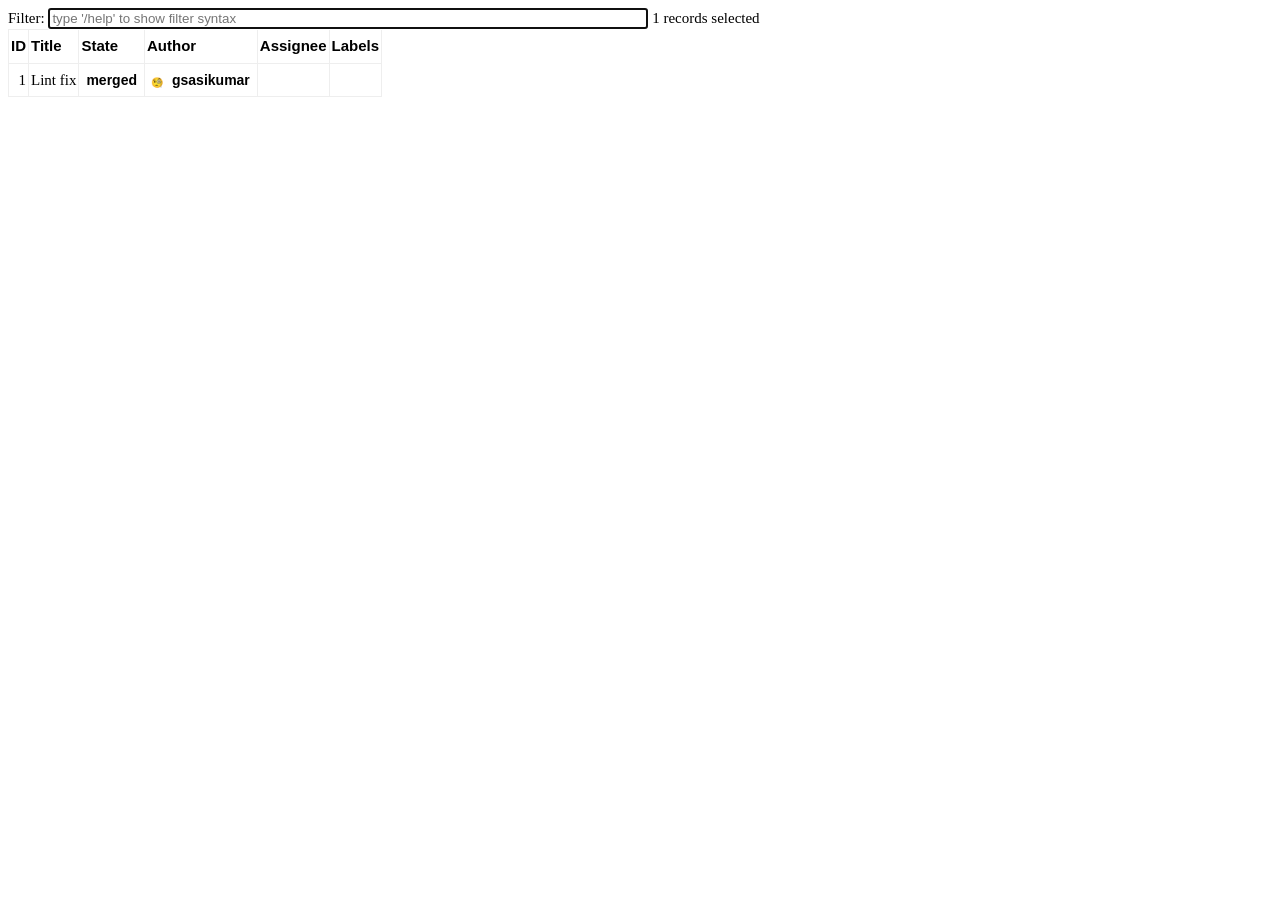
<file: issues.html>
<!DOCTYPE html>
<html>
  <head>
    <meta charset="utf-8">
    <title>Issue Viewer</title>
    <script src="issues.js"></script>
    <style>
@import url("https://martinthomson.github.io/i-d-template/fonts.css");
body { font: 15px/20px "Lora", serif; }
h2, h3, h4, h5, th, .item, .meta {
  font-family: "Cabin Condensed", sans-serif; font-weight: 600; line-height: 150%; }
tt { font: 14px/20px "Oxygen Mono", monospace; }
pre { font: 12.5px/16px "Oxygen Mono", monospace; }
tt, pre { background-color: #eee; border-radius: 2px; padding: 0 2px; }
table { border: 1px solid #ddd; border-collapse: collapse; }
td, th { border: 1px solid #eee; padding: 5px 2px;
         text-align: left; vertical-align: text-bottom; }
td .extra { display: none; max-width: 600px; overflow: auto; margin-top: 5px; }
.date, .id { text-align: right; }
.id a, .title a { text-decoration: none; color: #000; }
.assignees { max-width: 120px; }
.item { white-space: nowrap; }
.item span, .item a {
  margin: 0 2px; padding: 1px 3px; max-width: 100px;
  font-size: 14px; overflow: hidden; text-overflow: ellipsis; }
.item a { text-decoration: none; font-weight: 600; color: #000; }
.item a:hover { text-decoration: underline; }
.item a.short { max-width: 32px; }
.item .swatch, .item .avatar {
  display: inline-block; width: 16px; height: 16px; border-radius: 2px;
  vertical-align: text-bottom; padding: 0; margin: 0 2px; font-size: 10px; }
.warning { font-weight: 600; padding: 2px 10px; }
code { background-color: #eee; white-space: nowrap; }
#cmd { width: 600px; }
#help, #issue, #overlay { display: none; position: fixed; }
#help.active, #issue.active, #overlay.active { display: block; }
#overlay {
  z-index: 1; width: 100%; height: 100%; left: 0; top: 0;
  background-color: #333; opacity: 0.5; }
#issue, #help {
  z-index: 2; width: calc(100% - 150px); height: calc(100% - 80px);
  left: 50px; top: 20px; border: 1px solid #eee;
  background-color: #fff; padding: 20px 25px; border-radius: 5px;
  overflow-y: auto; overscroll-behavior: contain; }
h2 { margin: 20px 0 10px; } h3, h4, h5 { margin: 10px 0 5px; }
h2 .number { display: inline-block; min-width: 50px; text-align: right; }
h2 { font-size: 32px; } h3 { font-size: 20px; }
h4 { font-size: 18px; } h5 { font-size: 16px; }
.meta { margin: 2px 64px; font-size: 15px; color: #444; }
.meta > span { margin: 0 5px; }
.comments { margin: 5px; border: none; }
.comments td { border: none; }
.comments td.date { color: #555; font-size: 14px; }
.body { max-width: 550px; border: none; }
#issue > .body { margin: 20px 64px 20px 10px; }
p { margin: 0 2px 0.8em; }
blockquote { font-style: italic; margin: 0.5em 10px 1.3em;
  padding: 0 5px; border-left: 3px solid #eee; }
ul, ol { padding-left: 32px; }
    </style>
  </head>
  <body>
    <div>
      <label for="cmd">Filter:</label>
      <input id="cmd" name="cmd" type="search" autofocus
             placeholder="type '/help' to show filter syntax">
      <span id="status"><span id="count"></span> records</span>
    </div>
    <div id="display">
      <table>
        <thead>
          <tr>
            <th id="sort-id">ID</th>
            <th id="sort-title">Title</th>
            <th id="sort-state">State</th>
            <th id="sort-author">Author</th>
            <th>Assignee</th>
            <th>Labels</th>
          </tr>
        </thead>
        <tbody id="issuelist">
        </tbody>
      </table>
    </div>
    <div id="overlay"></div>
    <div id="help">
      <p>This page shows GitHub issues in a simple form.</p>
      <p>The filter box above accepts a set of filters, each separated by space.</p>
      <ul id="functions">
      </ul>
      <p>You can <tt>/sort</tt> on <tt>id</tt>, <tt>recent</tt>, or <tt>closed</tt>.</p>
      <p>Pressing <tt>enter</tt> saves the current search.
        Pressing <tt>esc</tt> leaves the text input area.</p>
      <h3>Outside the search box</h3>
      <p>Clicking an issue title displays details for the issue including comments.
        Pressing <tt>n</tt> or <tt>j</tt> moves to the next issue,
        and <tt>p</tt> or <tt>k</tt> move to the previous one.</p>
      <p>Pressing <tt>esc</tt> closes the issue view, <tt>'</tt> focuses search, and
        <tt>c</tt> clears the search.</p>
    </div>
    <div id="issue"></div>
  </body>
</html>
</file>
